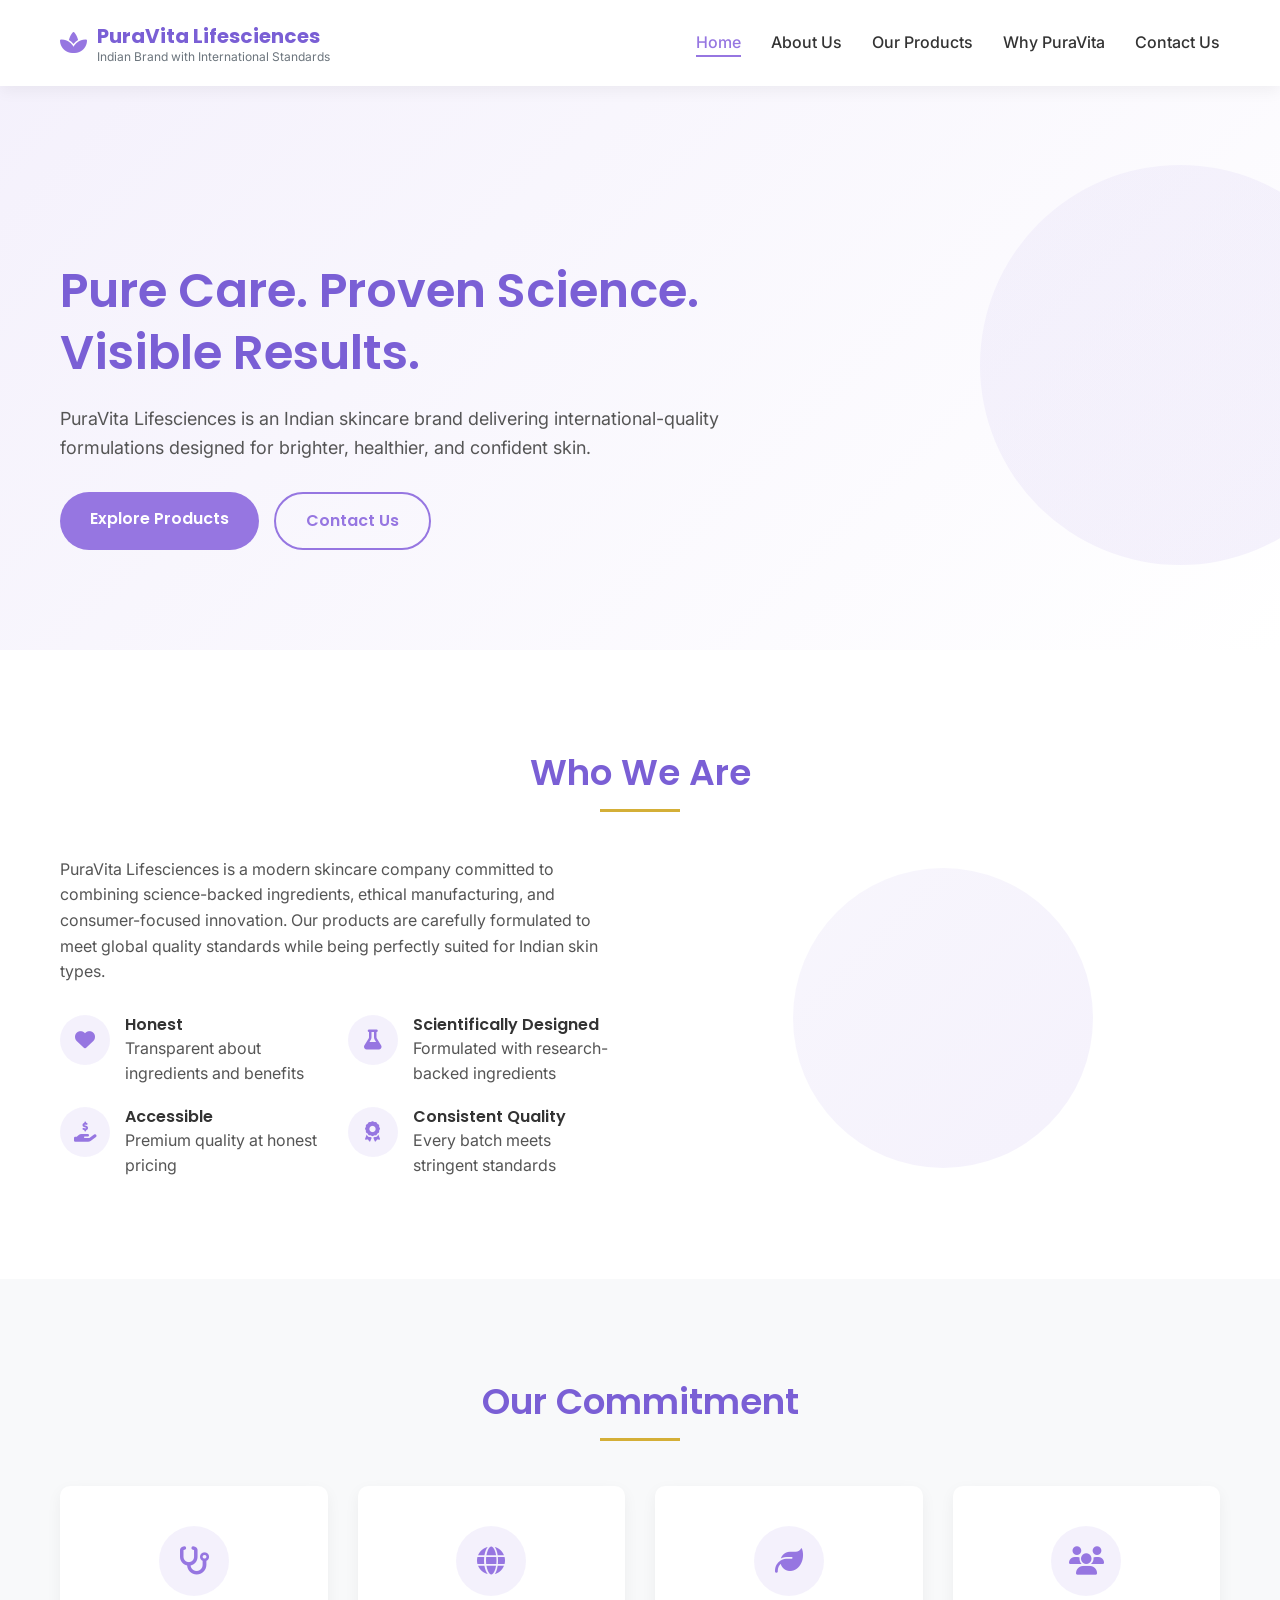
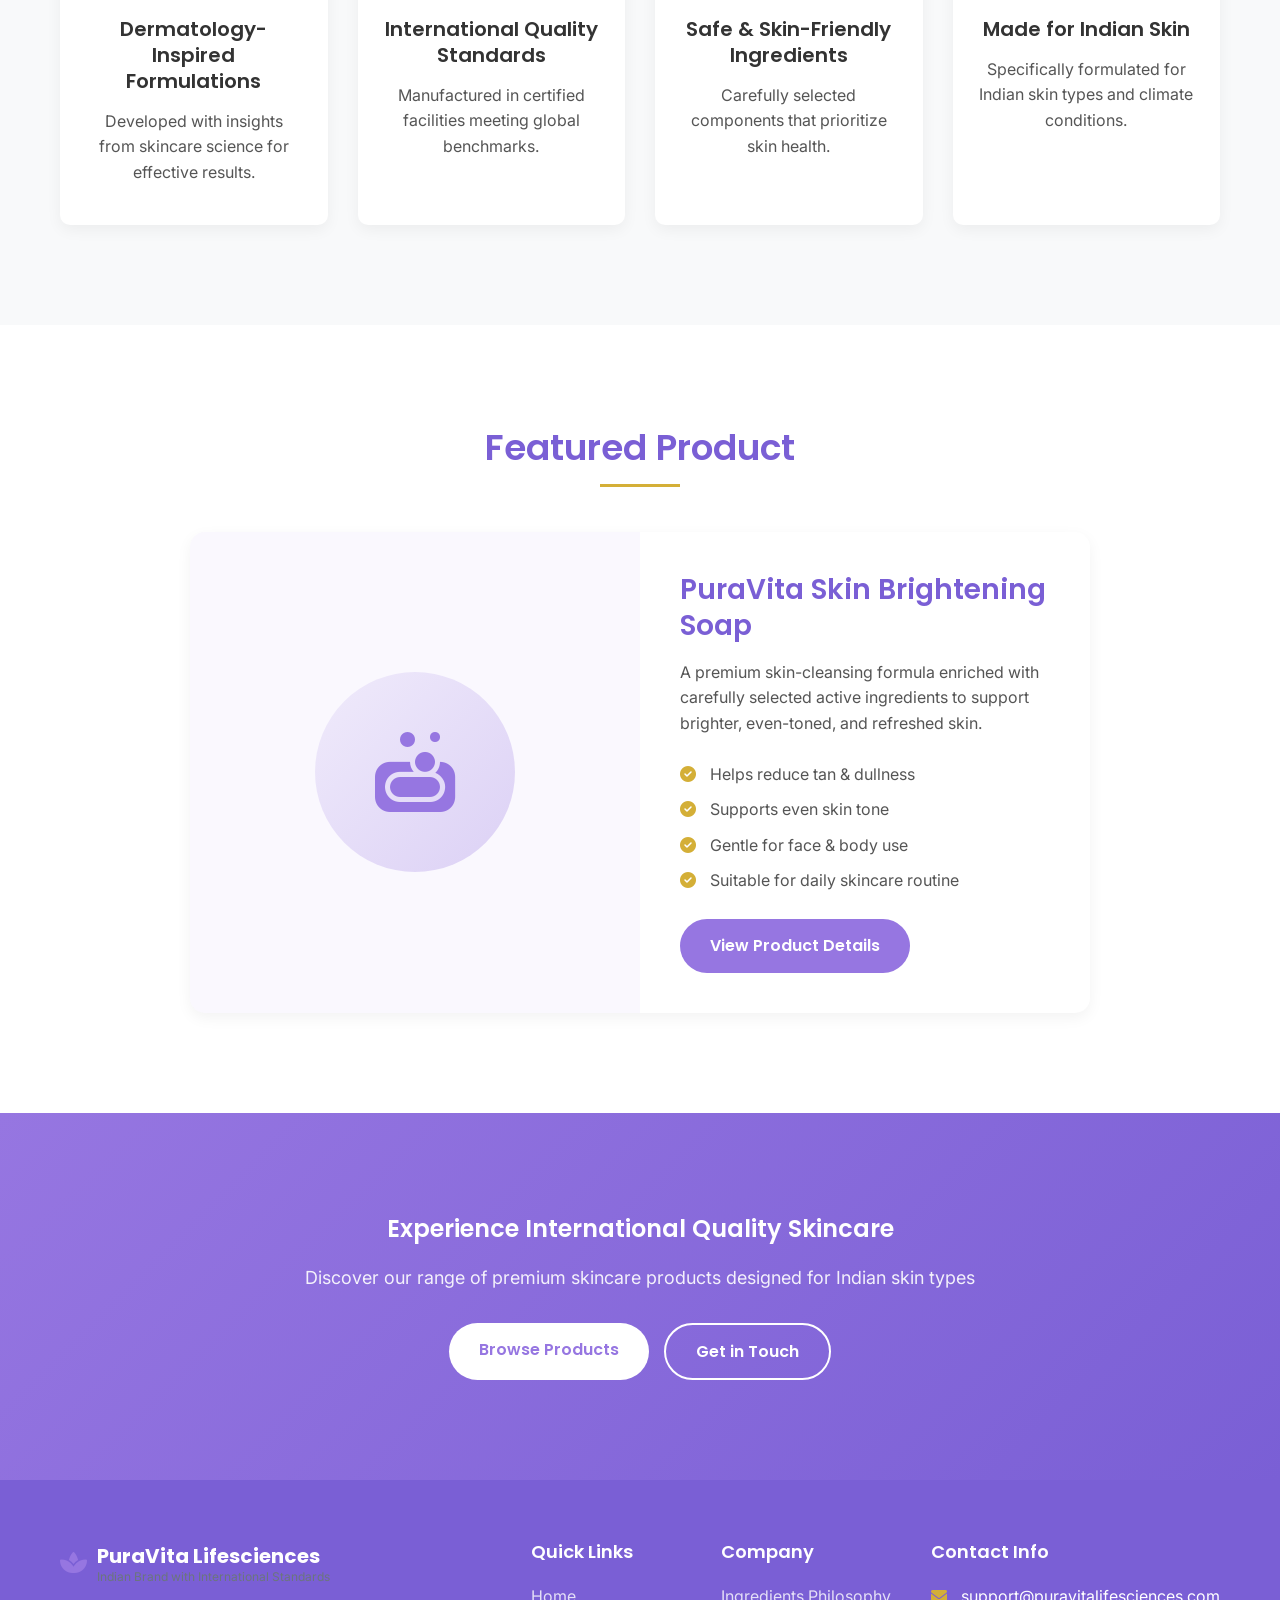
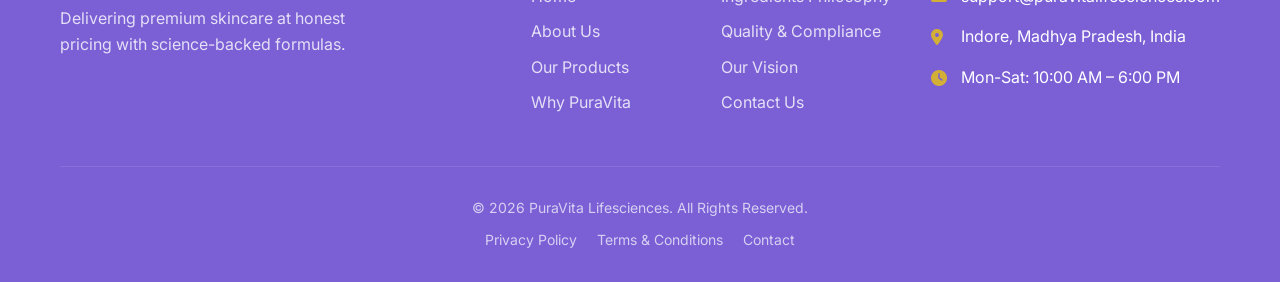
<file: index.html>
<!DOCTYPE html>
<html lang="en">
<head>
    <meta charset="UTF-8">
    <meta name="viewport" content="width=device-width, initial-scale=1.0">
    <title>PuraVita Lifesciences | Premium Skincare</title>
    <meta name="description" content="Indian skincare brand with international standards. Pure care, proven science, visible results.">
    <link rel="stylesheet" href="https://fonts.googleapis.com/css2?family=Poppins:wght@300;400;500;600;700&family=Inter:wght@300;400;500;600&display=swap">
    <link rel="stylesheet" href="https://cdnjs.cloudflare.com/ajax/libs/font-awesome/6.4.0/css/all.min.css">
    <link rel="stylesheet" href="style.css">
    <link rel="icon" type="image/x-icon" href="data:image/svg+xml,<svg xmlns=%22http://www.w3.org/2000/svg%22 viewBox=%220 0 100 100%22><text y=%22.9em%22 font-size=%2290%22>🌸</text></svg>">
</head>
<body>
    <!-- Header -->
    <header class="header">
        <div class="container">
            <div class="nav-container">
                <a href="index.html" class="logo">
                    <div class="logo-icon">
                        <i class="fas fa-spa"></i>
                    </div>
                    <div>
                        <div class="logo-text">PuraVita Lifesciences</div>
                        <div class="logo-tagline">Indian Brand with International Standards</div>
                    </div>
                </a>
                
                <button class="mobile-menu-btn" id="mobileMenuBtn">
                    <i class="fas fa-bars"></i>
                </button>
                
                <nav class="desktop-nav">
                    <ul>
                        <li><a href="index.html" class="active">Home</a></li>
                        <li><a href="about.html">About Us</a></li>
                        <li><a href="products.html">Our Products</a></li>
                        <li><a href="why-puravita.html">Why PuraVita</a></li>
                        <li><a href="contact.html">Contact Us</a></li>
                    </ul>
                </nav>
            </div>
        </div>
        
        <!-- Mobile Menu -->
        <div class="mobile-menu" id="mobileMenu">
            <ul>
                <li><a href="index.html" class="active">Home</a></li>
                <li><a href="about.html">About Us</a></li>
                <li><a href="products.html">Our Products</a></li>
                <li><a href="why-puravita.html">Why PuraVita</a></li>
                <li><a href="ingredients.html">Ingredients Philosophy</a></li>
                <li><a href="quality.html">Quality & Compliance</a></li>
                <li><a href="vision.html">Our Vision</a></li>
                <li><a href="contact.html">Contact Us</a></li>
            </ul>
        </div>
    </header>

    <!-- Hero Section -->
    <section class="hero">
        <div class="container">
            <div class="hero-content">
                <h1 class="fade-in">Pure Care. Proven Science. Visible Results.</h1>
                <p class="fade-in">PuraVita Lifesciences is an Indian skincare brand delivering international-quality formulations designed for brighter, healthier, and confident skin.</p>
                <div class="hero-buttons fade-in">
                    <a href="products.html" class="btn btn-primary">Explore Products</a>
                    <a href="contact.html" class="btn btn-secondary">Contact Us</a>
                </div>
            </div>
        </div>
        
        <div class="hero-visual">
            <div class="hero-circle"></div>
        </div>
    </section>

    <!-- Brand Intro -->
    <section class="section">
        <div class="container">
            <div class="section-title fade-in">
                <h2>Who We Are</h2>
            </div>
            
            <div class="about-content fade-in">
                <div class="about-text">
                    <p>PuraVita Lifesciences is a modern skincare company committed to combining science-backed ingredients, ethical manufacturing, and consumer-focused innovation. Our products are carefully formulated to meet global quality standards while being perfectly suited for Indian skin types.</p>
                    
                    <div class="values-list">
                        <div class="value-item">
                            <div class="value-icon">
                                <i class="fas fa-heart"></i>
                            </div>
                            <div>
                                <h4>Honest</h4>
                                <p>Transparent about ingredients and benefits</p>
                            </div>
                        </div>
                        <div class="value-item">
                            <div class="value-icon">
                                <i class="fas fa-flask"></i>
                            </div>
                            <div>
                                <h4>Scientifically Designed</h4>
                                <p>Formulated with research-backed ingredients</p>
                            </div>
                        </div>
                        <div class="value-item">
                            <div class="value-icon">
                                <i class="fas fa-hand-holding-usd"></i>
                            </div>
                            <div>
                                <h4>Accessible</h4>
                                <p>Premium quality at honest pricing</p>
                            </div>
                        </div>
                        <div class="value-item">
                            <div class="value-icon">
                                <i class="fas fa-award"></i>
                            </div>
                            <div>
                                <h4>Consistent Quality</h4>
                                <p>Every batch meets stringent standards</p>
                            </div>
                        </div>
                    </div>
                </div>
                <div class="about-visual">
                    <div class="about-circle"></div>
                </div>
            </div>
        </div>
    </section>

    <!-- Features -->
    <section class="section features">
        <div class="container">
            <div class="section-title fade-in">
                <h2>Our Commitment</h2>
            </div>
            
            <div class="features-grid">
                <div class="feature-card fade-in">
                    <div class="feature-icon">
                        <i class="fas fa-stethoscope"></i>
                    </div>
                    <h3>Dermatology-Inspired Formulations</h3>
                    <p>Developed with insights from skincare science for effective results.</p>
                </div>
                
                <div class="feature-card fade-in">
                    <div class="feature-icon">
                        <i class="fas fa-globe"></i>
                    </div>
                    <h3>International Quality Standards</h3>
                    <p>Manufactured in certified facilities meeting global benchmarks.</p>
                </div>
                
                <div class="feature-card fade-in">
                    <div class="feature-icon">
                        <i class="fas fa-leaf"></i>
                    </div>
                    <h3>Safe & Skin-Friendly Ingredients</h3>
                    <p>Carefully selected components that prioritize skin health.</p>
                </div>
                
                <div class="feature-card fade-in">
                    <div class="feature-icon">
                        <i class="fas fa-users"></i>
                    </div>
                    <h3>Made for Indian Skin</h3>
                    <p>Specifically formulated for Indian skin types and climate conditions.</p>
                </div>
            </div>
        </div>
    </section>

    <!-- Featured Product -->
    <section class="section">
        <div class="container">
            <div class="section-title fade-in">
                <h2>Featured Product</h2>
            </div>
            
            <div class="product-card fade-in">
                <div class="product-image">
                    <div class="product-visual">
                        <i class="fas fa-soap"></i>
                    </div>
                </div>
                
                <div class="product-details">
                    <h3>PuraVita Skin Brightening Soap</h3>
                    <p>A premium skin-cleansing formula enriched with carefully selected active ingredients to support brighter, even-toned, and refreshed skin.</p>
                    
                    <div class="benefits-list">
                        <div class="benefit-item">
                            <span class="benefit-icon"><i class="fas fa-check-circle"></i></span>
                            <span>Helps reduce tan & dullness</span>
                        </div>
                        <div class="benefit-item">
                            <span class="benefit-icon"><i class="fas fa-check-circle"></i></span>
                            <span>Supports even skin tone</span>
                        </div>
                        <div class="benefit-item">
                            <span class="benefit-icon"><i class="fas fa-check-circle"></i></span>
                            <span>Gentle for face & body use</span>
                        </div>
                        <div class="benefit-item">
                            <span class="benefit-icon"><i class="fas fa-check-circle"></i></span>
                            <span>Suitable for daily skincare routine</span>
                        </div>
                    </div>
                    
                    <a href="products.html" class="btn btn-primary">View Product Details</a>
                </div>
            </div>
        </div>
    </section>

    <!-- CTA Section -->
    <section class="section cta-section">
        <div class="container">
            <div class="cta-content fade-in">
                <h2>Experience International Quality Skincare</h2>
                <p>Discover our range of premium skincare products designed for Indian skin types</p>
                <div class="cta-buttons">
                    <a href="products.html" class="btn btn-primary">Browse Products</a>
                    <a href="contact.html" class="btn btn-secondary">Get in Touch</a>
                </div>
            </div>
        </div>
    </section>

    <!-- Footer -->
    <footer class="footer">
        <div class="container">
            <div class="footer-content">
                <div class="footer-logo">
                    <a href="index.html" class="logo">
                        <div class="logo-icon">
                            <i class="fas fa-spa"></i>
                        </div>
                        <div>
                            <div class="logo-text">PuraVita Lifesciences</div>
                            <div class="logo-tagline">Indian Brand with International Standards</div>
                        </div>
                    </a>
                    <p class="footer-description">
                        Delivering premium skincare at honest pricing with science-backed formulas.
                    </p>
                </div>
                
                <div class="footer-links">
                    <div class="footer-column">
                        <h4>Quick Links</h4>
                        <ul>
                            <li><a href="index.html">Home</a></li>
                            <li><a href="about.html">About Us</a></li>
                            <li><a href="products.html">Our Products</a></li>
                            <li><a href="why-puravita.html">Why PuraVita</a></li>
                        </ul>
                    </div>
                    
                    <div class="footer-column">
                        <h4>Company</h4>
                        <ul>
                            <li><a href="ingredients.html">Ingredients Philosophy</a></li>
                            <li><a href="quality.html">Quality & Compliance</a></li>
                            <li><a href="vision.html">Our Vision</a></li>
                            <li><a href="contact.html">Contact Us</a></li>
                        </ul>
                    </div>
                    
                    <div class="footer-column">
                        <h4>Contact Info</h4>
                        <ul class="contact-info-list">
                            <li><i class="fas fa-envelope"></i> support@puravitalifesciences.com</li>
                            <li><i class="fas fa-map-marker-alt"></i> Indore, Madhya Pradesh, India</li>
                            <li><i class="fas fa-clock"></i> Mon-Sat: 10:00 AM – 6:00 PM</li>
                        </ul>
                    </div>
                </div>
            </div>
            
            <div class="footer-bottom">
                <p>&copy; <span id="currentYear"></span> PuraVita Lifesciences. All Rights Reserved.</p>
                <div class="footer-bottom-links">
                    <a href="#">Privacy Policy</a>
                    <a href="#">Terms & Conditions</a>
                    <a href="contact.html">Contact</a>
                </div>
            </div>
        </div>
    </footer>

    <script src="script.js"></script>
</body>
</html>
</file>
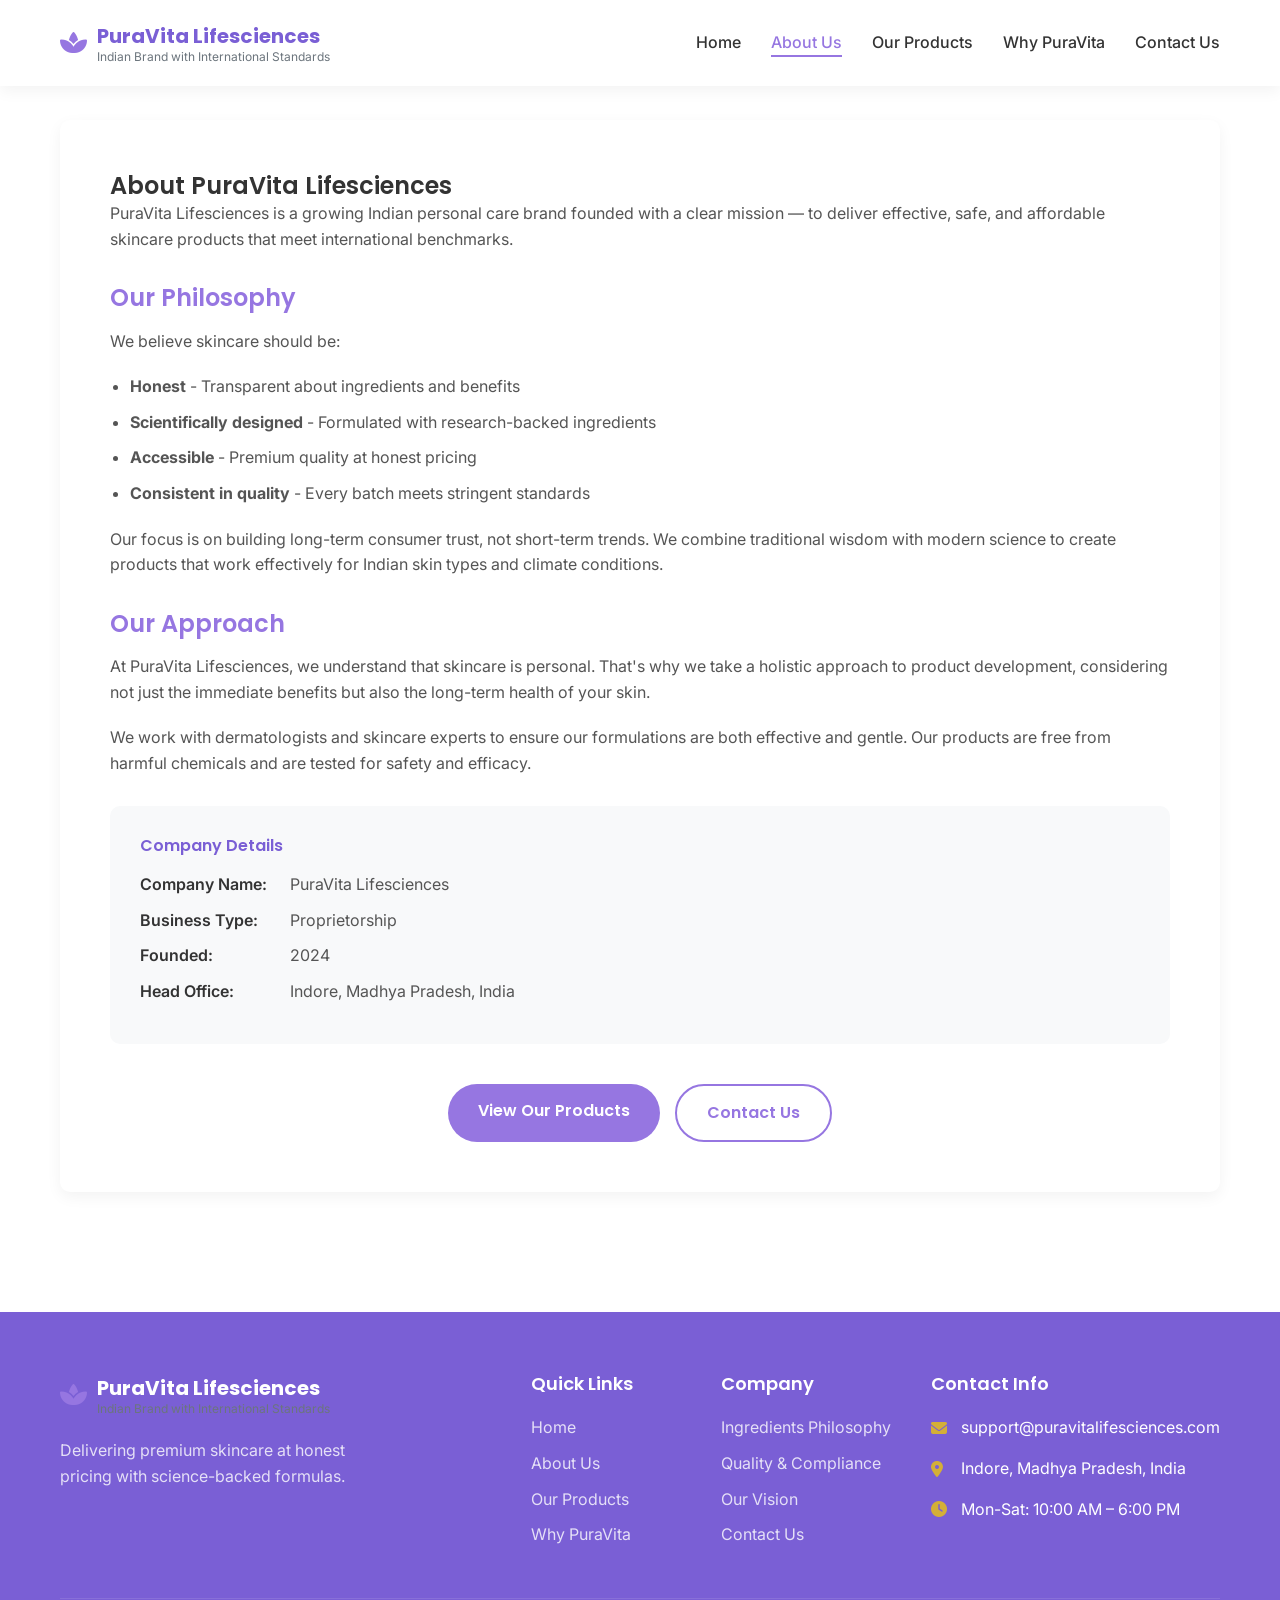
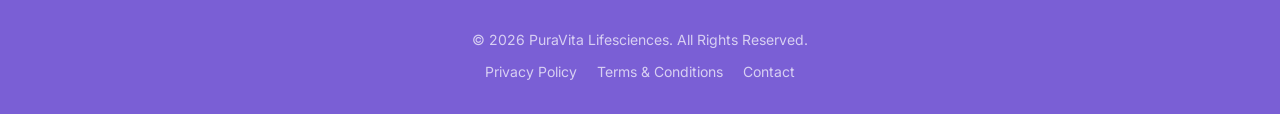
<file: about.html>
<!DOCTYPE html>
<html lang="en">
<head>
    <meta charset="UTF-8">
    <meta name="viewport" content="width=device-width, initial-scale=1.0">
    <title>About Us | PuraVita Lifesciences</title>
    <meta name="description" content="Learn about PuraVita Lifesciences, an Indian skincare brand delivering international-quality formulations.">
    <link rel="stylesheet" href="https://fonts.googleapis.com/css2?family=Poppins:wght@300;400;500;600;700&family=Inter:wght@300;400;500;600&display=swap">
    <link rel="stylesheet" href="https://cdnjs.cloudflare.com/ajax/libs/font-awesome/6.4.0/css/all.min.css">
    <link rel="stylesheet" href="style.css">
    <link rel="icon" type="image/x-icon" href="data:image/svg+xml,<svg xmlns=%22http://www.w3.org/2000/svg%22 viewBox=%220 0 100 100%22><text y=%22.9em%22 font-size=%2290%22>🌸</text></svg>">
</head>
<body>
    <!-- Header -->
    <header class="header">
        <div class="container">
            <div class="nav-container">
                <a href="index.html" class="logo">
                    <div class="logo-icon">
                        <i class="fas fa-spa"></i>
                    </div>
                    <div>
                        <div class="logo-text">PuraVita Lifesciences</div>
                        <div class="logo-tagline">Indian Brand with International Standards</div>
                    </div>
                </a>
                
                <button class="mobile-menu-btn" id="mobileMenuBtn">
                    <i class="fas fa-bars"></i>
                </button>
                
                <nav class="desktop-nav">
                    <ul>
                        <li><a href="index.html">Home</a></li>
                        <li><a href="about.html" class="active">About Us</a></li>
                        <li><a href="products.html">Our Products</a></li>
                        <li><a href="why-puravita.html">Why PuraVita</a></li>
                        <li><a href="contact.html">Contact Us</a></li>
                    </ul>
                </nav>
            </div>
        </div>
        
        <!-- Mobile Menu -->
        <div class="mobile-menu" id="mobileMenu">
            <ul>
                <li><a href="index.html">Home</a></li>
                <li><a href="about.html" class="active">About Us</a></li>
                <li><a href="products.html">Our Products</a></li>
                <li><a href="why-puravita.html">Why PuraVita</a></li>
                <li><a href="ingredients.html">Ingredients Philosophy</a></li>
                <li><a href="quality.html">Quality & Compliance</a></li>
                <li><a href="vision.html">Our Vision</a></li>
                <li><a href="contact.html">Contact Us</a></li>
            </ul>
        </div>
    </header>

    <!-- Page Content -->
    <section class="section page-content">
        <div class="container">
            <div class="content-card fade-in">
                <h1>About PuraVita Lifesciences</h1>
                
                <p>PuraVita Lifesciences is a growing Indian personal care brand founded with a clear mission — to deliver effective, safe, and affordable skincare products that meet international benchmarks.</p>
                
                <h3>Our Philosophy</h3>
                <p>We believe skincare should be:</p>
                <ul>
                    <li><strong>Honest</strong> - Transparent about ingredients and benefits</li>
                    <li><strong>Scientifically designed</strong> - Formulated with research-backed ingredients</li>
                    <li><strong>Accessible</strong> - Premium quality at honest pricing</li>
                    <li><strong>Consistent in quality</strong> - Every batch meets stringent standards</li>
                </ul>
                
                <p>Our focus is on building long-term consumer trust, not short-term trends. We combine traditional wisdom with modern science to create products that work effectively for Indian skin types and climate conditions.</p>
                
                <h3>Our Approach</h3>
                <p>At PuraVita Lifesciences, we understand that skincare is personal. That's why we take a holistic approach to product development, considering not just the immediate benefits but also the long-term health of your skin.</p>
                
                <p>We work with dermatologists and skincare experts to ensure our formulations are both effective and gentle. Our products are free from harmful chemicals and are tested for safety and efficacy.</p>
                
                <div class="company-details">
                    <h4>Company Details</h4>
                    <div class="detail-item">
                        <div class="detail-label">Company Name:</div>
                        <div>PuraVita Lifesciences</div>
                    </div>
                    <div class="detail-item">
                        <div class="detail-label">Business Type:</div>
                        <div>Proprietorship</div>
                    </div>
                    <div class="detail-item">
                        <div class="detail-label">Founded:</div>
                        <div>2024</div>
                    </div>
                    <div class="detail-item">
                        <div class="detail-label">Head Office:</div>
                        <div>Indore, Madhya Pradesh, India</div>
                    </div>
                </div>
                
                <div class="cta-buttons" style="margin-top: 40px;">
                    <a href="products.html" class="btn btn-primary">View Our Products</a>
                    <a href="contact.html" class="btn btn-secondary">Contact Us</a>
                </div>
            </div>
        </div>
    </section>

    <!-- Footer -->
    <footer class="footer">
        <div class="container">
            <div class="footer-content">
                <div class="footer-logo">
                    <a href="index.html" class="logo">
                        <div class="logo-icon">
                            <i class="fas fa-spa"></i>
                        </div>
                        <div>
                            <div class="logo-text">PuraVita Lifesciences</div>
                            <div class="logo-tagline">Indian Brand with International Standards</div>
                        </div>
                    </a>
                    <p class="footer-description">
                        Delivering premium skincare at honest pricing with science-backed formulas.
                    </p>
                </div>
                
                <div class="footer-links">
                    <div class="footer-column">
                        <h4>Quick Links</h4>
                        <ul>
                            <li><a href="index.html">Home</a></li>
                            <li><a href="about.html">About Us</a></li>
                            <li><a href="products.html">Our Products</a></li>
                            <li><a href="why-puravita.html">Why PuraVita</a></li>
                        </ul>
                    </div>
                    
                    <div class="footer-column">
                        <h4>Company</h4>
                        <ul>
                            <li><a href="ingredients.html">Ingredients Philosophy</a></li>
                            <li><a href="quality.html">Quality & Compliance</a></li>
                            <li><a href="vision.html">Our Vision</a></li>
                            <li><a href="contact.html">Contact Us</a></li>
                        </ul>
                    </div>
                    
                    <div class="footer-column">
                        <h4>Contact Info</h4>
                        <ul class="contact-info-list">
                            <li><i class="fas fa-envelope"></i> support@puravitalifesciences.com</li>
                            <li><i class="fas fa-map-marker-alt"></i> Indore, Madhya Pradesh, India</li>
                            <li><i class="fas fa-clock"></i> Mon-Sat: 10:00 AM – 6:00 PM</li>
                        </ul>
                    </div>
                </div>
            </div>
            
            <div class="footer-bottom">
                <p>&copy; <span id="currentYear"></span> PuraVita Lifesciences. All Rights Reserved.</p>
                <div class="footer-bottom-links">
                    <a href="#">Privacy Policy</a>
                    <a href="#">Terms & Conditions</a>
                    <a href="contact.html">Contact</a>
                </div>
            </div>
        </div>
    </footer>

    <script src="script.js"></script>
</body>
</html>
</file>
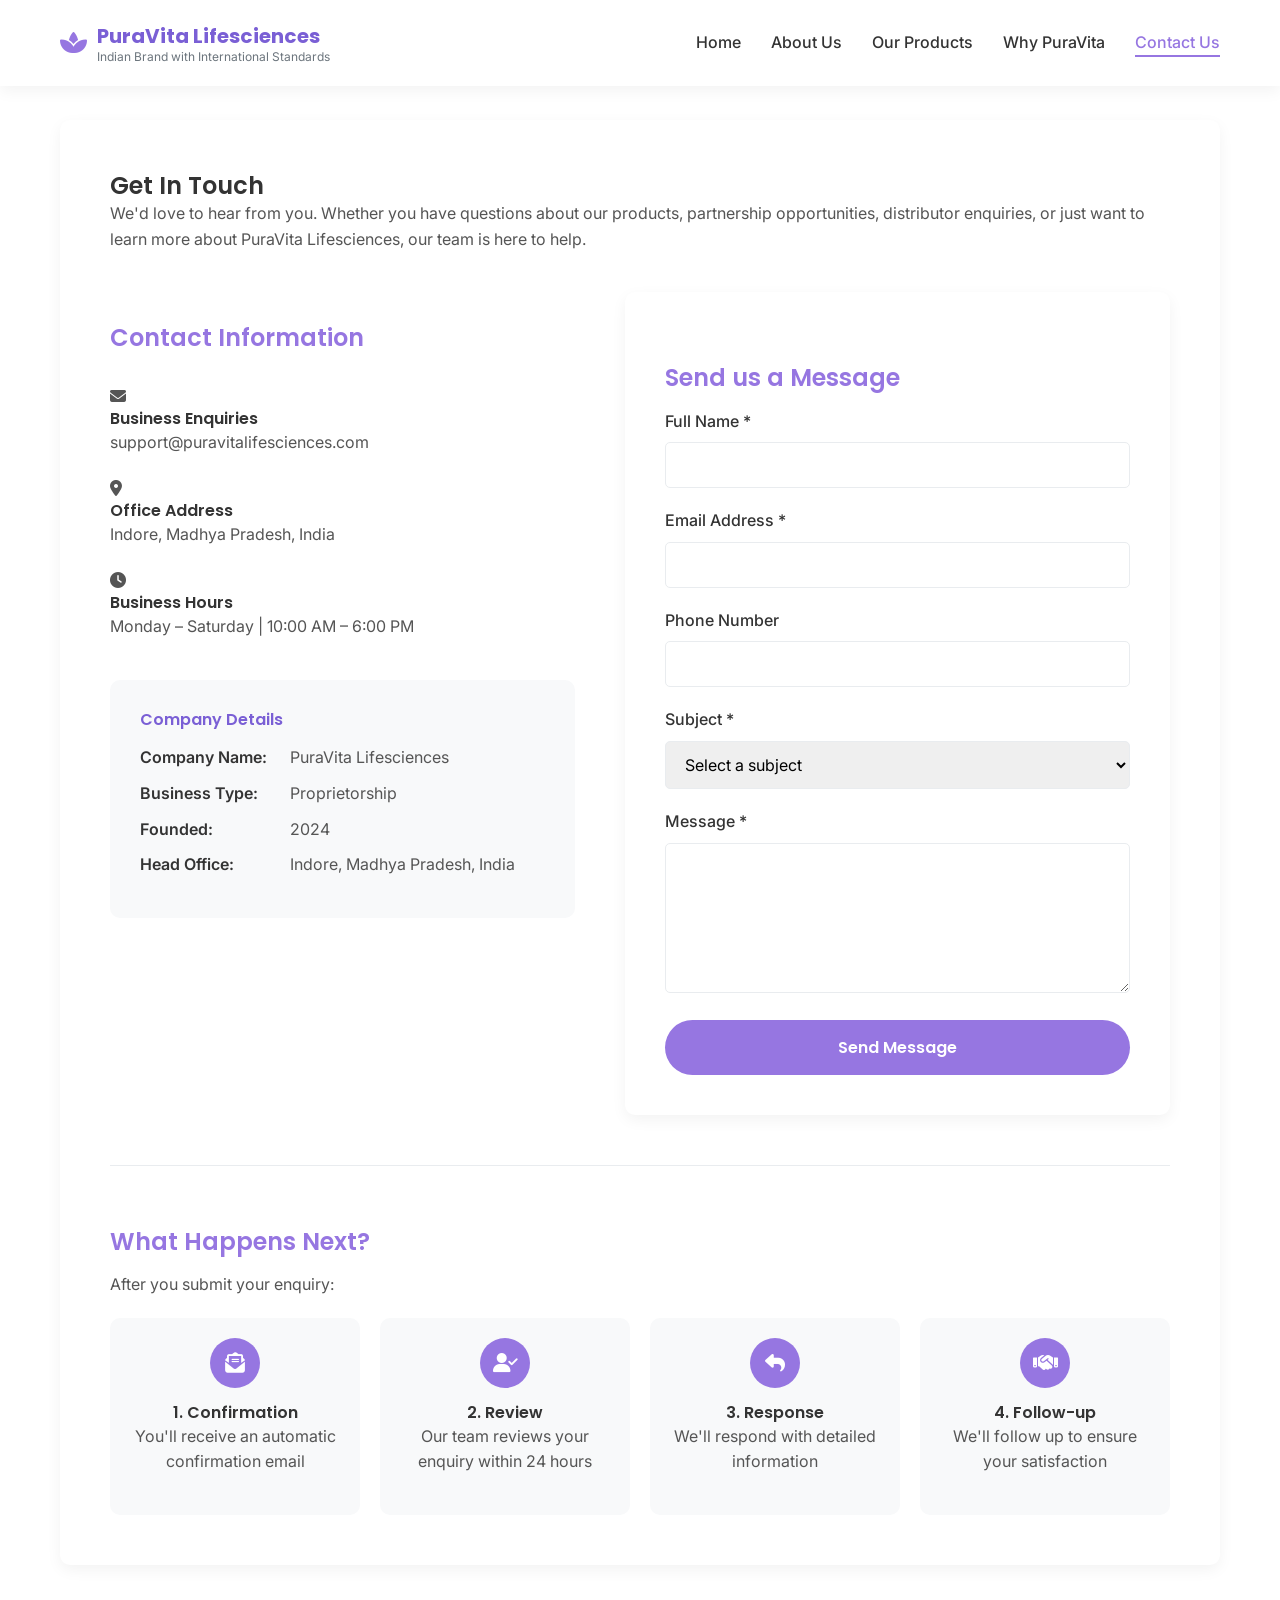
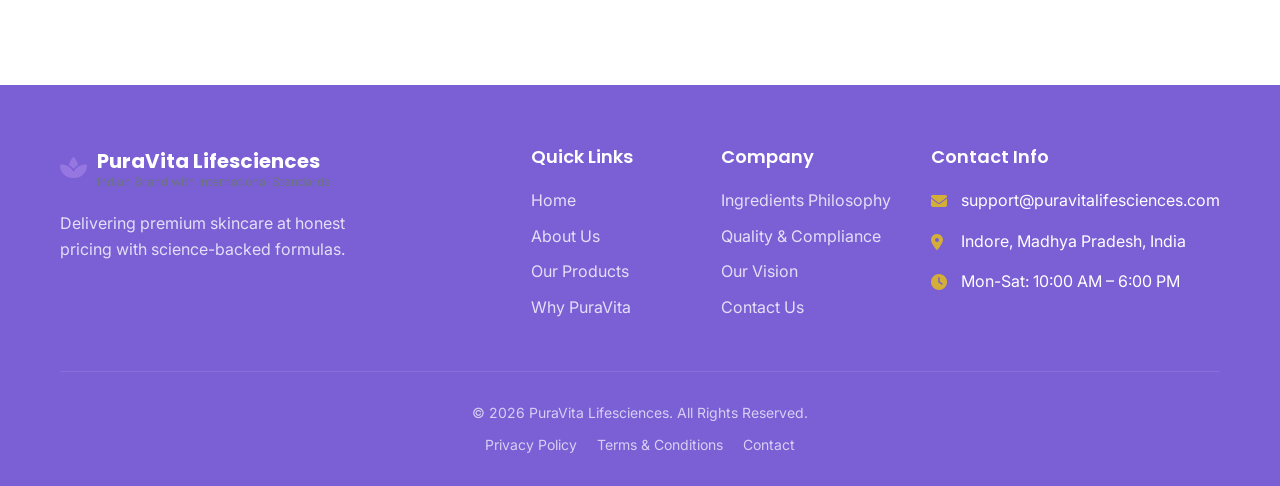
<file: contact.html>
<!DOCTYPE html>
<html lang="en">
<head>
    <meta charset="UTF-8">
    <meta name="viewport" content="width=device-width, initial-scale=1.0">
    <title>Contact Us | PuraVita Lifesciences</title>
    <meta name="description" content="Get in touch with PuraVita Lifesciences for business enquiries, product information, or partnership opportunities.">
    <link rel="stylesheet" href="https://fonts.googleapis.com/css2?family=Poppins:wght@300;400;500;600;700&family=Inter:wght@300;400;500;600&display=swap">
    <link rel="stylesheet" href="https://cdnjs.cloudflare.com/ajax/libs/font-awesome/6.4.0/css/all.min.css">
    <link rel="stylesheet" href="style.css">
    <link rel="icon" type="image/x-icon" href="data:image/svg+xml,<svg xmlns=%22http://www.w3.org/2000/svg%22 viewBox=%220 0 100 100%22><text y=%22.9em%22 font-size=%2290%22>🌸</text></svg>">
</head>
<body>
    <!-- Header -->
    <header class="header">
        <div class="container">
            <div class="nav-container">
                <a href="index.html" class="logo">
                    <div class="logo-icon">
                        <i class="fas fa-spa"></i>
                    </div>
                    <div>
                        <div class="logo-text">PuraVita Lifesciences</div>
                        <div class="logo-tagline">Indian Brand with International Standards</div>
                    </div>
                </a>
                
                <button class="mobile-menu-btn" id="mobileMenuBtn">
                    <i class="fas fa-bars"></i>
                </button>
                
                <nav class="desktop-nav">
                    <ul>
                        <li><a href="index.html">Home</a></li>
                        <li><a href="about.html">About Us</a></li>
                        <li><a href="products.html">Our Products</a></li>
                        <li><a href="why-puravita.html">Why PuraVita</a></li>
                        <li><a href="contact.html" class="active">Contact Us</a></li>
                    </ul>
                </nav>
            </div>
        </div>
        
        <!-- Mobile Menu -->
        <div class="mobile-menu" id="mobileMenu">
            <ul>
                <li><a href="index.html">Home</a></li>
                <li><a href="about.html">About Us</a></li>
                <li><a href="products.html">Our Products</a></li>
                <li><a href="why-puravita.html">Why PuraVita</a></li>
                <li><a href="ingredients.html">Ingredients Philosophy</a></li>
                <li><a href="quality.html">Quality & Compliance</a></li>
                <li><a href="vision.html">Our Vision</a></li>
                <li><a href="contact.html" class="active">Contact Us</a></li>
            </ul>
        </div>
    </header>

    <!-- Page Content -->
    <section class="section page-content">
        <div class="container">
            <div class="content-card fade-in">
                <h1>Get In Touch</h1>
                <p>We'd love to hear from you. Whether you have questions about our products, partnership opportunities, distributor enquiries, or just want to learn more about PuraVita Lifesciences, our team is here to help.</p>
                
                <div class="contact-content" style="display: flex; gap: 50px; margin: 40px 0; flex-wrap: wrap;">
                    <div class="contact-info" style="flex: 1; min-width: 300px;">
                        <h3>Contact Information</h3>
                        
                        <div class="contact-details" style="margin-top: 30px;">
                            <div class="contact-item">
                                <div class="contact-icon">
                                    <i class="fas fa-envelope"></i>
                                </div>
                                <div>
                                    <h4>Business Enquiries</h4>
                                    <p>support@puravitalifesciences.com</p>
                                </div>
                            </div>
                            
                            <div class="contact-item">
                                <div class="contact-icon">
                                    <i class="fas fa-map-marker-alt"></i>
                                </div>
                                <div>
                                    <h4>Office Address</h4>
                                    <p>Indore, Madhya Pradesh, India</p>
                                </div>
                            </div>
                            
                            <div class="contact-item">
                                <div class="contact-icon">
                                    <i class="fas fa-clock"></i>
                                </div>
                                <div>
                                    <h4>Business Hours</h4>
                                    <p>Monday – Saturday | 10:00 AM – 6:00 PM</p>
                                </div>
                            </div>
                        </div>
                        
                        <div class="company-details" style="margin-top: 40px;">
                            <h4>Company Details</h4>
                            <div class="detail-item">
                                <div class="detail-label">Company Name:</div>
                                <div>PuraVita Lifesciences</div>
                            </div>
                            <div class="detail-item">
                                <div class="detail-label">Business Type:</div>
                                <div>Proprietorship</div>
                            </div>
                            <div class="detail-item">
                                <div class="detail-label">Founded:</div>
                                <div>2024</div>
                            </div>
                            <div class="detail-item">
                                <div class="detail-label">Head Office:</div>
                                <div>Indore, Madhya Pradesh, India</div>
                            </div>
                        </div>
                    </div>
                    
                    <div class="contact-form-container" style="flex: 1; min-width: 300px;">
                        <h3>Send us a Message</h3>
                        <form id="contactForm">
                            <div class="form-group">
                                <label for="name">Full Name *</label>
                                <input type="text" id="name" class="form-control" required>
                            </div>
                            
                            <div class="form-group">
                                <label for="email">Email Address *</label>
                                <input type="email" id="email" class="form-control" required>
                            </div>
                            
                            <div class="form-group">
                                <label for="phone">Phone Number</label>
                                <input type="tel" id="phone" class="form-control">
                            </div>
                            
                            <div class="form-group">
                                <label for="subject">Subject *</label>
                                <select id="subject" class="form-control" required>
                                    <option value="">Select a subject</option>
                                    <option value="product-enquiry">Product Enquiry</option>
                                    <option value="distributor-enquiry">Distributor Enquiry</option>
                                    <option value="business-partnership">Business Partnership</option>
                                    <option value="general-question">General Question</option>
                                    <option value="feedback">Feedback</option>
                                    <option value="other">Other</option>
                                </select>
                            </div>
                            
                            <div class="form-group">
                                <label for="message">Message *</label>
                                <textarea id="message" class="form-control" rows="5" required></textarea>
                            </div>
                            
                            <button type="submit" class="btn btn-primary" style="width: 100%; padding: 15px;">Send Message</button>
                        </form>
                    </div>
                </div>
                
                <div class="additional-info" style="margin-top: 50px; padding-top: 30px; border-top: 1px solid var(--grey-medium);">
                    <h3>What Happens Next?</h3>
                    <p>After you submit your enquiry:</p>
                    
                    <div class="steps-list" style="display: grid; grid-template-columns: repeat(auto-fit, minmax(200px, 1fr)); gap: 20px; margin-top: 20px;">
                        <div class="step-item" style="text-align: center; padding: 20px; background-color: var(--grey-light); border-radius: var(--border-radius);">
                            <div class="step-icon" style="width: 50px; height: 50px; background-color: var(--lavender); color: white; border-radius: 50%; display: flex; align-items: center; justify-content: center; margin: 0 auto 15px; font-size: 20px;">
                                <i class="fas fa-envelope-open-text"></i>
                            </div>
                            <h4>1. Confirmation</h4>
                            <p>You'll receive an automatic confirmation email</p>
                        </div>
                        
                        <div class="step-item" style="text-align: center; padding: 20px; background-color: var(--grey-light); border-radius: var(--border-radius);">
                            <div class="step-icon" style="width: 50px; height: 50px; background-color: var(--lavender); color: white; border-radius: 50%; display: flex; align-items: center; justify-content: center; margin: 0 auto 15px; font-size: 20px;">
                                <i class="fas fa-user-check"></i>
                            </div>
                            <h4>2. Review</h4>
                            <p>Our team reviews your enquiry within 24 hours</p>
                        </div>
                        
                        <div class="step-item" style="text-align: center; padding: 20px; background-color: var(--grey-light); border-radius: var(--border-radius);">
                            <div class="step-icon" style="width: 50px; height: 50px; background-color: var(--lavender); color: white; border-radius: 50%; display: flex; align-items: center; justify-content: center; margin: 0 auto 15px; font-size: 20px;">
                                <i class="fas fa-reply"></i>
                            </div>
                            <h4>3. Response</h4>
                            <p>We'll respond with detailed information</p>
                        </div>
                        
                        <div class="step-item" style="text-align: center; padding: 20px; background-color: var(--grey-light); border-radius: var(--border-radius);">
                            <div class="step-icon" style="width: 50px; height: 50px; background-color: var(--lavender); color: white; border-radius: 50%; display: flex; align-items: center; justify-content: center; margin: 0 auto 15px; font-size: 20px;">
                                <i class="fas fa-handshake"></i>
                            </div>
                            <h4>4. Follow-up</h4>
                            <p>We'll follow up to ensure your satisfaction</p>
                        </div>
                    </div>
                </div>
            </div>
        </div>
    </section>

    <!-- Footer -->
    <footer class="footer">
        <div class="container">
            <div class="footer-content">
                <div class="footer-logo">
                    <a href="index.html" class="logo">
                        <div class="logo-icon">
                            <i class="fas fa-spa"></i>
                        </div>
                        <div>
                            <div class="logo-text">PuraVita Lifesciences</div>
                            <div class="logo-tagline">Indian Brand with International Standards</div>
                        </div>
                    </a>
                    <p class="footer-description">
                        Delivering premium skincare at honest pricing with science-backed formulas.
                    </p>
                </div>
                
                <div class="footer-links">
                    <div class="footer-column">
                        <h4>Quick Links</h4>
                        <ul>
                            <li><a href="index.html">Home</a></li>
                            <li><a href="about.html">About Us</a></li>
                            <li><a href="products.html">Our Products</a></li>
                            <li><a href="why-puravita.html">Why PuraVita</a></li>
                        </ul>
                    </div>
                    
                    <div class="footer-column">
                        <h4>Company</h4>
                        <ul>
                            <li><a href="ingredients.html">Ingredients Philosophy</a></li>
                            <li><a href="quality.html">Quality & Compliance</a></li>
                            <li><a href="vision.html">Our Vision</a></li>
                            <li><a href="contact.html">Contact Us</a></li>
                        </ul>
                    </div>
                    
                    <div class="footer-column">
                        <h4>Contact Info</h4>
                        <ul class="contact-info-list">
                            <li><i class="fas fa-envelope"></i> support@puravitalifesciences.com</li>
                            <li><i class="fas fa-map-marker-alt"></i> Indore, Madhya Pradesh, India</li>
                            <li><i class="fas fa-clock"></i> Mon-Sat: 10:00 AM – 6:00 PM</li>
                        </ul>
                    </div>
                </div>
            </div>
            
            <div class="footer-bottom">
                <p>&copy; <span id="currentYear"></span> PuraVita Lifesciences. All Rights Reserved.</p>
                <div class="footer-bottom-links">
                    <a href="#">Privacy Policy</a>
                    <a href="#">Terms & Conditions</a>
                    <a href="contact.html">Contact</a>
                </div>
            </div>
        </div>
    </footer>

    <script src="script.js"></script>
</body>
</html>
</file>
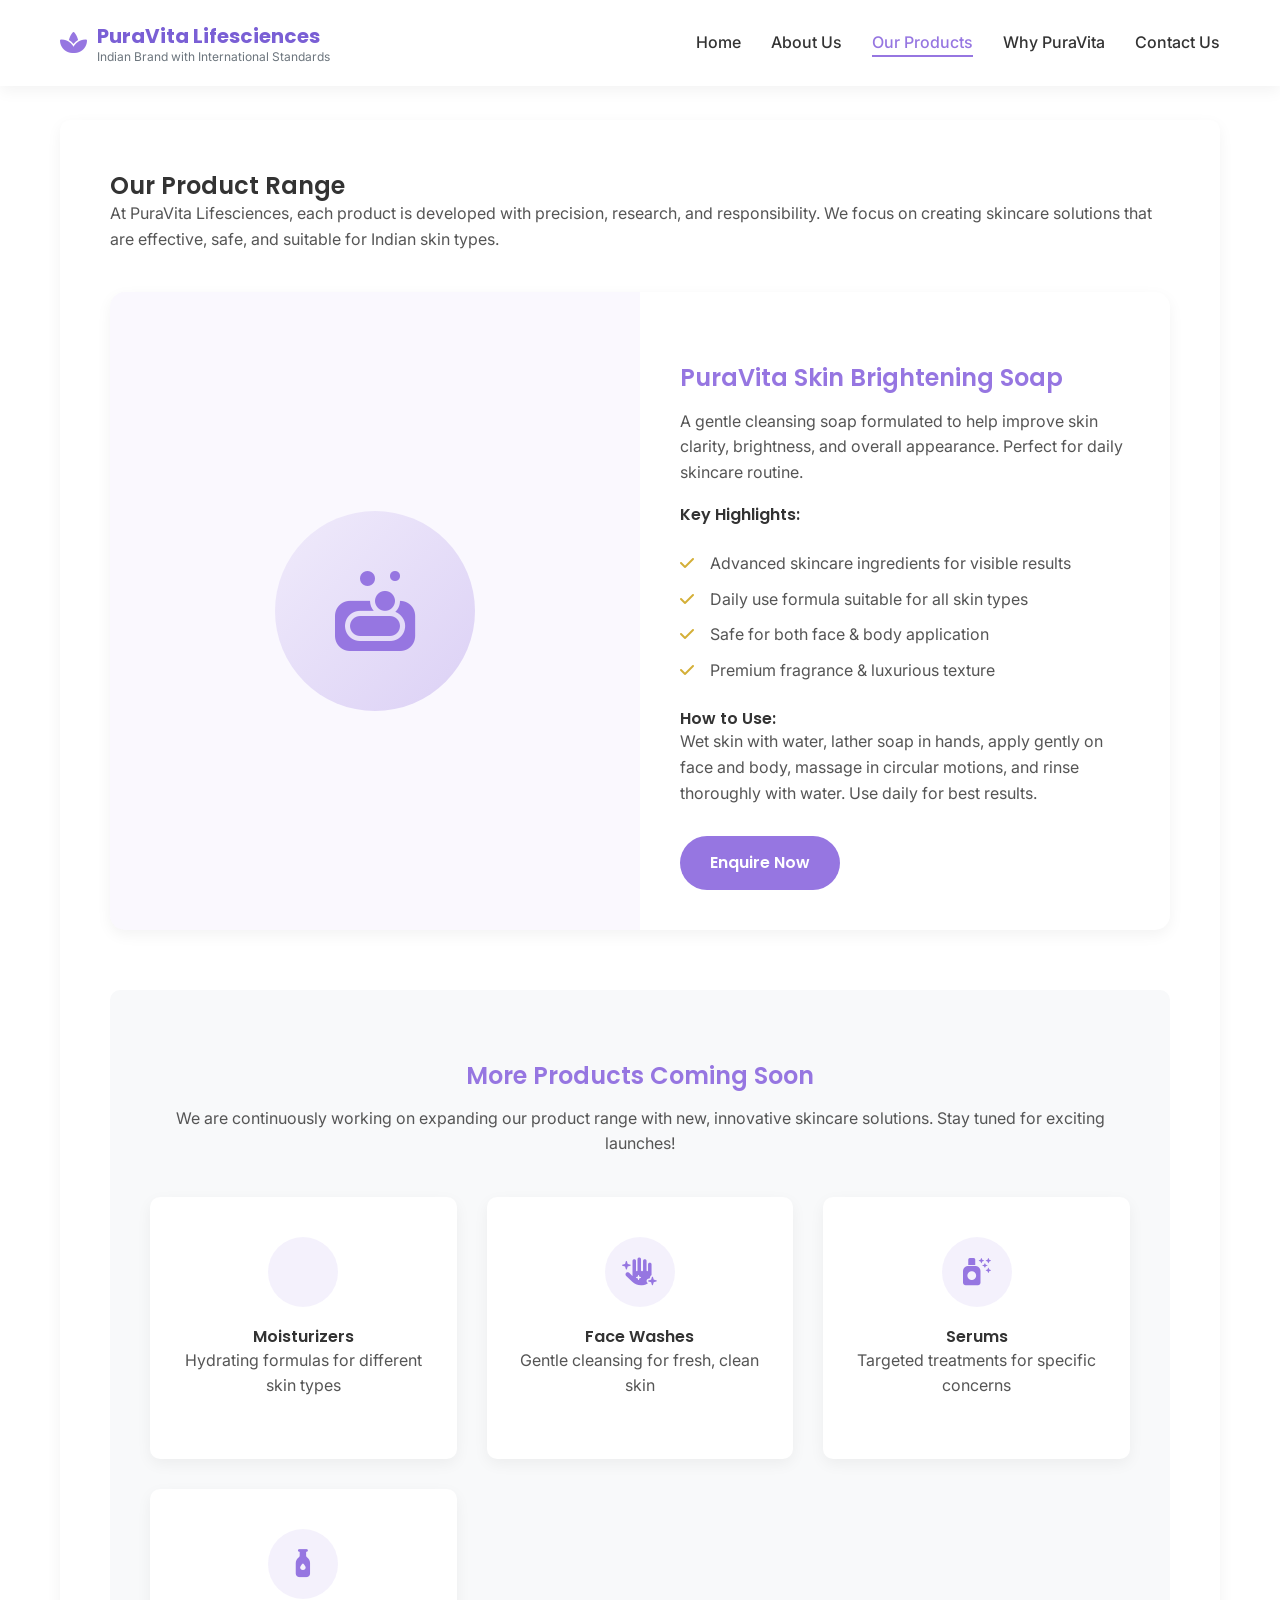
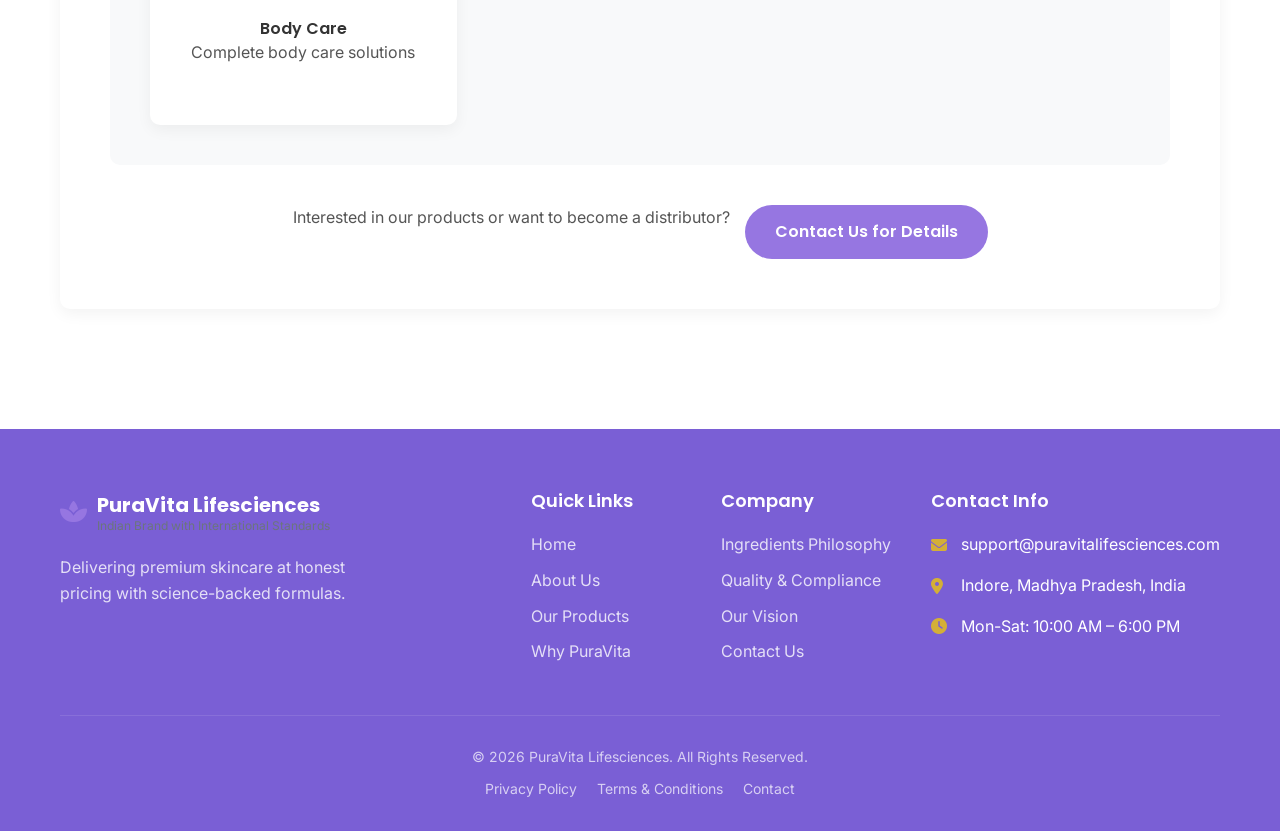
<file: products.html>
<!DOCTYPE html>
<html lang="en">
<head>
    <meta charset="UTF-8">
    <meta name="viewport" content="width=device-width, initial-scale=1.0">
    <title>Our Products | PuraVita Lifesciences</title>
    <meta name="description" content="Explore PuraVita's premium skincare products designed for Indian skin types.">
    <link rel="stylesheet" href="https://fonts.googleapis.com/css2?family=Poppins:wght@300;400;500;600;700&family=Inter:wght@300;400;500;600&display=swap">
    <link rel="stylesheet" href="https://cdnjs.cloudflare.com/ajax/libs/font-awesome/6.4.0/css/all.min.css">
    <link rel="stylesheet" href="style.css">
    <link rel="icon" type="image/x-icon" href="data:image/svg+xml,<svg xmlns=%22http://www.w3.org/2000/svg%22 viewBox=%220 0 100 100%22><text y=%22.9em%22 font-size=%2290%22>🌸</text></svg>">
</head>
<body>
    <!-- Header -->
    <header class="header">
        <div class="container">
            <div class="nav-container">
                <a href="index.html" class="logo">
                    <div class="logo-icon">
                        <i class="fas fa-spa"></i>
                    </div>
                    <div>
                        <div class="logo-text">PuraVita Lifesciences</div>
                        <div class="logo-tagline">Indian Brand with International Standards</div>
                    </div>
                </a>
                
                <button class="mobile-menu-btn" id="mobileMenuBtn">
                    <i class="fas fa-bars"></i>
                </button>
                
                <nav class="desktop-nav">
                    <ul>
                        <li><a href="index.html">Home</a></li>
                        <li><a href="about.html">About Us</a></li>
                        <li><a href="products.html" class="active">Our Products</a></li>
                        <li><a href="why-puravita.html">Why PuraVita</a></li>
                        <li><a href="contact.html">Contact Us</a></li>
                    </ul>
                </nav>
            </div>
        </div>
        
        <!-- Mobile Menu -->
        <div class="mobile-menu" id="mobileMenu">
            <ul>
                <li><a href="index.html">Home</a></li>
                <li><a href="about.html">About Us</a></li>
                <li><a href="products.html" class="active">Our Products</a></li>
                <li><a href="why-puravita.html">Why PuraVita</a></li>
                <li><a href="ingredients.html">Ingredients Philosophy</a></li>
                <li><a href="quality.html">Quality & Compliance</a></li>
                <li><a href="vision.html">Our Vision</a></li>
                <li><a href="contact.html">Contact Us</a></li>
            </ul>
        </div>
    </header>

    <!-- Page Content -->
    <section class="section page-content">
        <div class="container">
            <div class="content-card fade-in">
                <h1>Our Product Range</h1>
                
                <p>At PuraVita Lifesciences, each product is developed with precision, research, and responsibility. We focus on creating skincare solutions that are effective, safe, and suitable for Indian skin types.</p>
                
                <div class="product-card" style="max-width: 100%; margin: 40px 0;">
                    <div class="product-image">
                        <div class="product-visual">
                            <i class="fas fa-soap"></i>
                        </div>
                    </div>
                    
                    <div class="product-details">
                        <h3>PuraVita Skin Brightening Soap</h3>
                        <p>A gentle cleansing soap formulated to help improve skin clarity, brightness, and overall appearance. Perfect for daily skincare routine.</p>
                        
                        <h4>Key Highlights:</h4>
                        <div class="benefits-list">
                            <div class="benefit-item">
                                <span class="benefit-icon"><i class="fas fa-check"></i></span>
                                <span>Advanced skincare ingredients for visible results</span>
                            </div>
                            <div class="benefit-item">
                                <span class="benefit-icon"><i class="fas fa-check"></i></span>
                                <span>Daily use formula suitable for all skin types</span>
                            </div>
                            <div class="benefit-item">
                                <span class="benefit-icon"><i class="fas fa-check"></i></span>
                                <span>Safe for both face & body application</span>
                            </div>
                            <div class="benefit-item">
                                <span class="benefit-icon"><i class="fas fa-check"></i></span>
                                <span>Premium fragrance & luxurious texture</span>
                            </div>
                        </div>
                        
                        <h4>How to Use:</h4>
                        <p>Wet skin with water, lather soap in hands, apply gently on face and body, massage in circular motions, and rinse thoroughly with water. Use daily for best results.</p>
                        
                        <div style="margin-top: 30px;">
                            <a href="contact.html" class="btn btn-primary">Enquire Now</a>
                        </div>
                    </div>
                </div>
                
                <div class="coming-soon-section" style="text-align: center; margin-top: 60px; padding: 40px; background-color: var(--grey-light); border-radius: var(--border-radius);">
                    <h3>More Products Coming Soon</h3>
                    <p>We are continuously working on expanding our product range with new, innovative skincare solutions. Stay tuned for exciting launches!</p>
                    
                    <div class="features-grid" style="margin-top: 40px;">
                        <div class="feature-card">
                            <div class="feature-icon">
                                <i class="fas fa-cream"></i>
                            </div>
                            <h4>Moisturizers</h4>
                            <p>Hydrating formulas for different skin types</p>
                        </div>
                        
                        <div class="feature-card">
                            <div class="feature-icon">
                                <i class="fas fa-hand-sparkles"></i>
                            </div>
                            <h4>Face Washes</h4>
                            <p>Gentle cleansing for fresh, clean skin</p>
                        </div>
                        
                        <div class="feature-card">
                            <div class="feature-icon">
                                <i class="fas fa-spray-can-sparkles"></i>
                            </div>
                            <h4>Serums</h4>
                            <p>Targeted treatments for specific concerns</p>
                        </div>
                        
                        <div class="feature-card">
                            <div class="feature-icon">
                                <i class="fas fa-bottle-droplet"></i>
                            </div>
                            <h4>Body Care</h4>
                            <p>Complete body care solutions</p>
                        </div>
                    </div>
                </div>
                
                <div class="cta-buttons" style="margin-top: 40px; text-align: center;">
                    <p>Interested in our products or want to become a distributor?</p>
                    <a href="contact.html" class="btn btn-primary">Contact Us for Details</a>
                </div>
            </div>
        </div>
    </section>

    <!-- Footer -->
    <footer class="footer">
        <div class="container">
            <div class="footer-content">
                <div class="footer-logo">
                    <a href="index.html" class="logo">
                        <div class="logo-icon">
                            <i class="fas fa-spa"></i>
                        </div>
                        <div>
                            <div class="logo-text">PuraVita Lifesciences</div>
                            <div class="logo-tagline">Indian Brand with International Standards</div>
                        </div>
                    </a>
                    <p class="footer-description">
                        Delivering premium skincare at honest pricing with science-backed formulas.
                    </p>
                </div>
                
                <div class="footer-links">
                    <div class="footer-column">
                        <h4>Quick Links</h4>
                        <ul>
                            <li><a href="index.html">Home</a></li>
                            <li><a href="about.html">About Us</a></li>
                            <li><a href="products.html">Our Products</a></li>
                            <li><a href="why-puravita.html">Why PuraVita</a></li>
                        </ul>
                    </div>
                    
                    <div class="footer-column">
                        <h4>Company</h4>
                        <ul>
                            <li><a href="ingredients.html">Ingredients Philosophy</a></li>
                            <li><a href="quality.html">Quality & Compliance</a></li>
                            <li><a href="vision.html">Our Vision</a></li>
                            <li><a href="contact.html">Contact Us</a></li>
                        </ul>
                    </div>
                    
                    <div class="footer-column">
                        <h4>Contact Info</h4>
                        <ul class="contact-info-list">
                            <li><i class="fas fa-envelope"></i> support@puravitalifesciences.com</li>
                            <li><i class="fas fa-map-marker-alt"></i> Indore, Madhya Pradesh, India</li>
                            <li><i class="fas fa-clock"></i> Mon-Sat: 10:00 AM – 6:00 PM</li>
                        </ul>
                    </div>
                </div>
            </div>
            
            <div class="footer-bottom">
                <p>&copy; <span id="currentYear"></span> PuraVita Lifesciences. All Rights Reserved.</p>
                <div class="footer-bottom-links">
                    <a href="#">Privacy Policy</a>
                    <a href="#">Terms & Conditions</a>
                    <a href="contact.html">Contact</a>
                </div>
            </div>
        </div>
    </footer>

    <script src="script.js"></script>
</body>
</html>
</file>
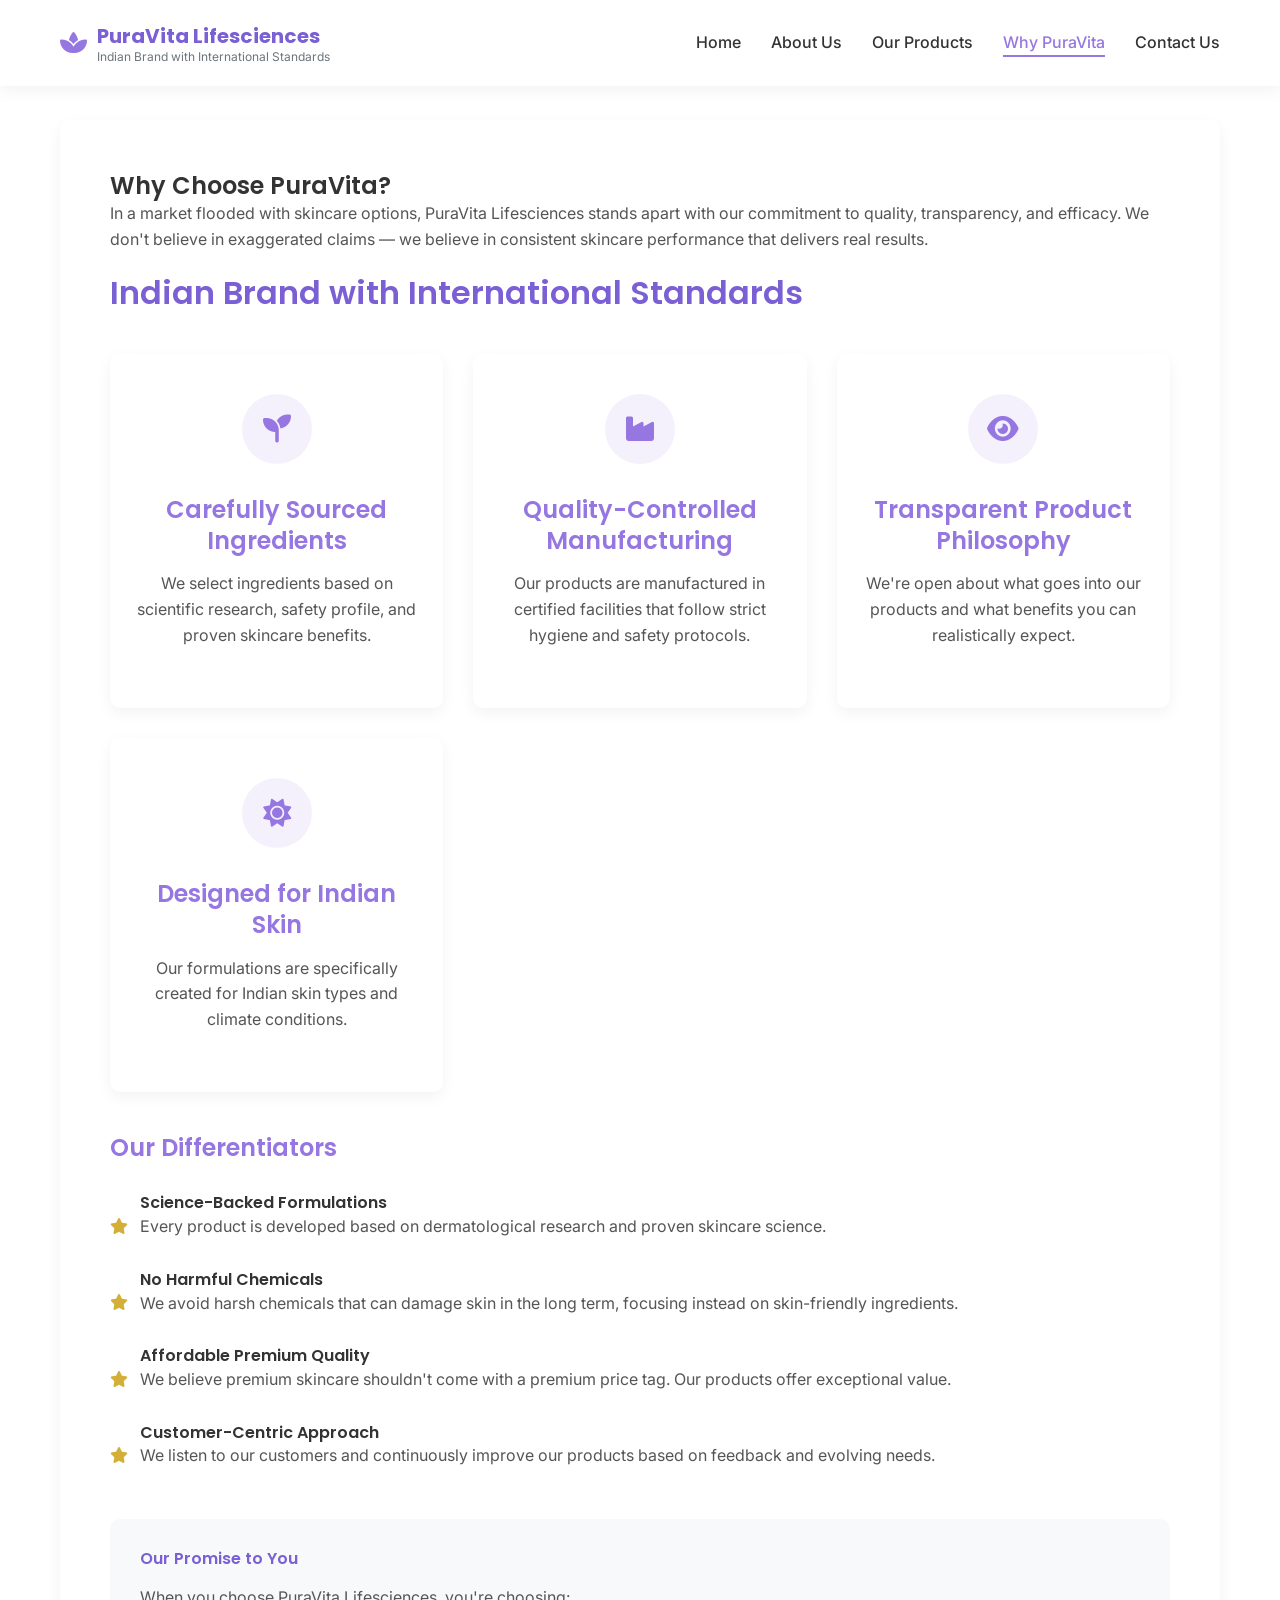
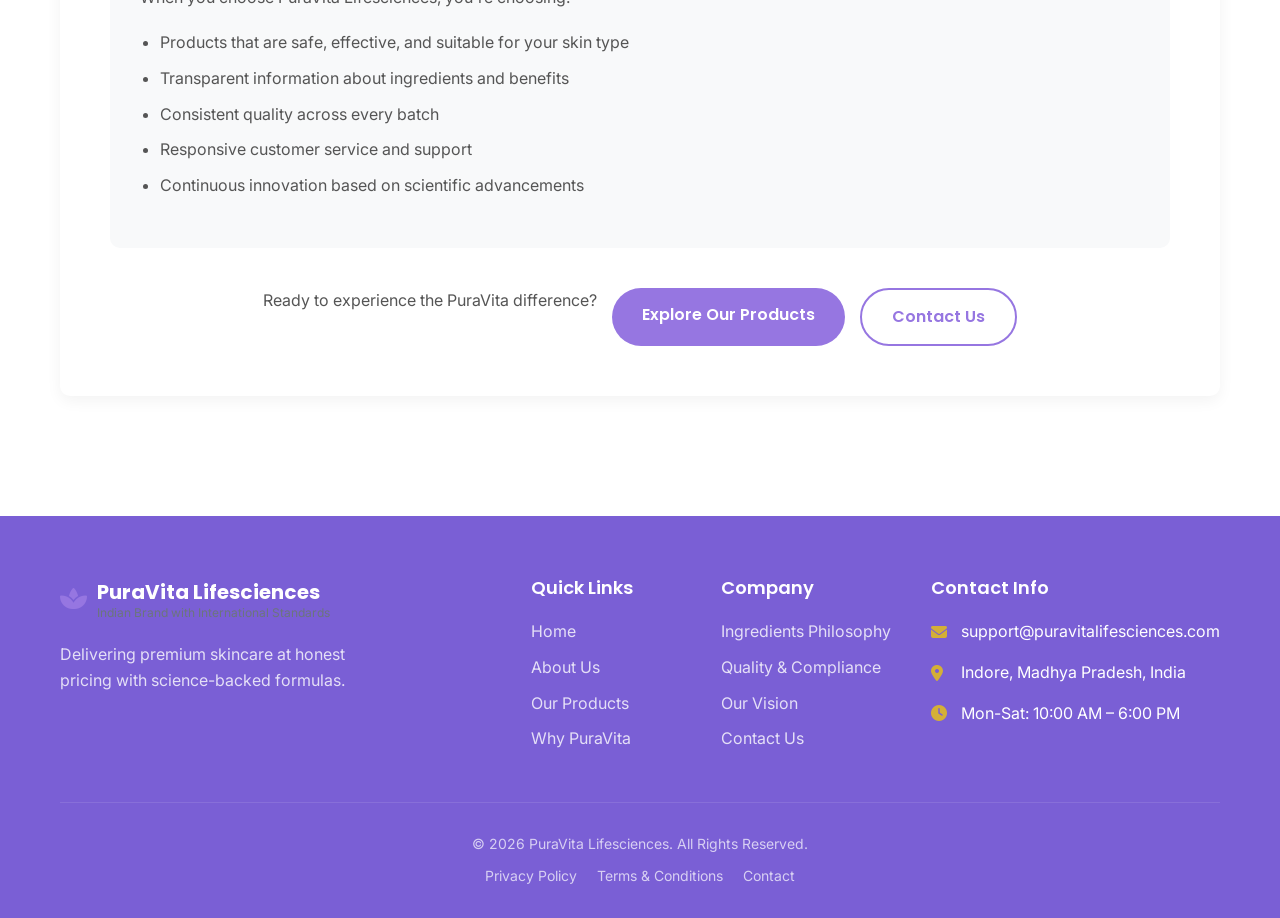
<file: why-puravita.html>
<!DOCTYPE html>
<html lang="en">
<head>
    <meta charset="UTF-8">
    <meta name="viewport" content="width=device-width, initial-scale=1.0">
    <title>Why PuraVita | Premium Skincare Brand</title>
    <meta name="description" content="Discover why PuraVita Lifesciences stands out as an Indian skincare brand with international standards.">
    <link rel="stylesheet" href="https://fonts.googleapis.com/css2?family=Poppins:wght@300;400;500;600;700&family=Inter:wght@300;400;500;600&display=swap">
    <link rel="stylesheet" href="https://cdnjs.cloudflare.com/ajax/libs/font-awesome/6.4.0/css/all.min.css">
    <link rel="stylesheet" href="style.css">
    <link rel="icon" type="image/x-icon" href="data:image/svg+xml,<svg xmlns=%22http://www.w3.org/2000/svg%22 viewBox=%220 0 100 100%22><text y=%22.9em%22 font-size=%2290%22>🌸</text></svg>">
</head>
<body>
    <!-- Header -->
    <header class="header">
        <div class="container">
            <div class="nav-container">
                <a href="index.html" class="logo">
                    <div class="logo-icon">
                        <i class="fas fa-spa"></i>
                    </div>
                    <div>
                        <div class="logo-text">PuraVita Lifesciences</div>
                        <div class="logo-tagline">Indian Brand with International Standards</div>
                    </div>
                </a>
                
                <button class="mobile-menu-btn" id="mobileMenuBtn">
                    <i class="fas fa-bars"></i>
                </button>
                
                <nav class="desktop-nav">
                    <ul>
                        <li><a href="index.html">Home</a></li>
                        <li><a href="about.html">About Us</a></li>
                        <li><a href="products.html">Our Products</a></li>
                        <li><a href="why-puravita.html" class="active">Why PuraVita</a></li>
                        <li><a href="contact.html">Contact Us</a></li>
                    </ul>
                </nav>
            </div>
        </div>
        
        <!-- Mobile Menu -->
        <div class="mobile-menu" id="mobileMenu">
            <ul>
                <li><a href="index.html">Home</a></li>
                <li><a href="about.html">About Us</a></li>
                <li><a href="products.html">Our Products</a></li>
                <li><a href="why-puravita.html" class="active">Why PuraVita</a></li>
                <li><a href="ingredients.html">Ingredients Philosophy</a></li>
                <li><a href="quality.html">Quality & Compliance</a></li>
                <li><a href="vision.html">Our Vision</a></li>
                <li><a href="contact.html">Contact Us</a></li>
            </ul>
        </div>
    </header>

    <!-- Page Content -->
    <section class="section page-content">
        <div class="container">
            <div class="content-card fade-in">
                <h1>Why Choose PuraVita?</h1>
                
                <p>In a market flooded with skincare options, PuraVita Lifesciences stands apart with our commitment to quality, transparency, and efficacy. We don't believe in exaggerated claims — we believe in consistent skincare performance that delivers real results.</p>
                
                <h2>Indian Brand with International Standards</h2>
                
                <div class="features-grid" style="margin: 40px 0;">
                    <div class="feature-card">
                        <div class="feature-icon">
                            <i class="fas fa-seedling"></i>
                        </div>
                        <h3>Carefully Sourced Ingredients</h3>
                        <p>We select ingredients based on scientific research, safety profile, and proven skincare benefits.</p>
                    </div>
                    
                    <div class="feature-card">
                        <div class="feature-icon">
                            <i class="fas fa-industry"></i>
                        </div>
                        <h3>Quality-Controlled Manufacturing</h3>
                        <p>Our products are manufactured in certified facilities that follow strict hygiene and safety protocols.</p>
                    </div>
                    
                    <div class="feature-card">
                        <div class="feature-icon">
                            <i class="fas fa-eye"></i>
                        </div>
                        <h3>Transparent Product Philosophy</h3>
                        <p>We're open about what goes into our products and what benefits you can realistically expect.</p>
                    </div>
                    
                    <div class="feature-card">
                        <div class="feature-icon">
                            <i class="fas fa-sun"></i>
                        </div>
                        <h3>Designed for Indian Skin</h3>
                        <p>Our formulations are specifically created for Indian skin types and climate conditions.</p>
                    </div>
                </div>
                
                <h3>Our Differentiators</h3>
                
                <div class="benefits-list" style="margin: 30px 0;">
                    <div class="benefit-item">
                        <span class="benefit-icon"><i class="fas fa-star"></i></span>
                        <div>
                            <h4>Science-Backed Formulations</h4>
                            <p>Every product is developed based on dermatological research and proven skincare science.</p>
                        </div>
                    </div>
                    
                    <div class="benefit-item">
                        <span class="benefit-icon"><i class="fas fa-star"></i></span>
                        <div>
                            <h4>No Harmful Chemicals</h4>
                            <p>We avoid harsh chemicals that can damage skin in the long term, focusing instead on skin-friendly ingredients.</p>
                        </div>
                    </div>
                    
                    <div class="benefit-item">
                        <span class="benefit-icon"><i class="fas fa-star"></i></span>
                        <div>
                            <h4>Affordable Premium Quality</h4>
                            <p>We believe premium skincare shouldn't come with a premium price tag. Our products offer exceptional value.</p>
                        </div>
                    </div>
                    
                    <div class="benefit-item">
                        <span class="benefit-icon"><i class="fas fa-star"></i></span>
                        <div>
                            <h4>Customer-Centric Approach</h4>
                            <p>We listen to our customers and continuously improve our products based on feedback and evolving needs.</p>
                        </div>
                    </div>
                </div>
                
                <div class="company-details">
                    <h4>Our Promise to You</h4>
                    <p>When you choose PuraVita Lifesciences, you're choosing:</p>
                    <ul>
                        <li>Products that are safe, effective, and suitable for your skin type</li>
                        <li>Transparent information about ingredients and benefits</li>
                        <li>Consistent quality across every batch</li>
                        <li>Responsive customer service and support</li>
                        <li>Continuous innovation based on scientific advancements</li>
                    </ul>
                </div>
                
                <div class="cta-buttons" style="margin-top: 40px; text-align: center;">
                    <p>Ready to experience the PuraVita difference?</p>
                    <a href="products.html" class="btn btn-primary">Explore Our Products</a>
                    <a href="contact.html" class="btn btn-secondary">Contact Us</a>
                </div>
            </div>
        </div>
    </section>

    <!-- Footer -->
    <footer class="footer">
        <div class="container">
            <div class="footer-content">
                <div class="footer-logo">
                    <a href="index.html" class="logo">
                        <div class="logo-icon">
                            <i class="fas fa-spa"></i>
                        </div>
                        <div>
                            <div class="logo-text">PuraVita Lifesciences</div>
                            <div class="logo-tagline">Indian Brand with International Standards</div>
                        </div>
                    </a>
                    <p class="footer-description">
                        Delivering premium skincare at honest pricing with science-backed formulas.
                    </p>
                </div>
                
                <div class="footer-links">
                    <div class="footer-column">
                        <h4>Quick Links</h4>
                        <ul>
                            <li><a href="index.html">Home</a></li>
                            <li><a href="about.html">About Us</a></li>
                            <li><a href="products.html">Our Products</a></li>
                            <li><a href="why-puravita.html">Why PuraVita</a></li>
                        </ul>
                    </div>
                    
                    <div class="footer-column">
                        <h4>Company</h4>
                        <ul>
                            <li><a href="ingredients.html">Ingredients Philosophy</a></li>
                            <li><a href="quality.html">Quality & Compliance</a></li>
                            <li><a href="vision.html">Our Vision</a></li>
                            <li><a href="contact.html">Contact Us</a></li>
                        </ul>
                    </div>
                    
                    <div class="footer-column">
                        <h4>Contact Info</h4>
                        <ul class="contact-info-list">
                            <li><i class="fas fa-envelope"></i> support@puravitalifesciences.com</li>
                            <li><i class="fas fa-map-marker-alt"></i> Indore, Madhya Pradesh, India</li>
                            <li><i class="fas fa-clock"></i> Mon-Sat: 10:00 AM – 6:00 PM</li>
                        </ul>
                    </div>
                </div>
            </div>
            
            <div class="footer-bottom">
                <p>&copy; <span id="currentYear"></span> PuraVita Lifesciences. All Rights Reserved.</p>
                <div class="footer-bottom-links">
                    <a href="#">Privacy Policy</a>
                    <a href="#">Terms & Conditions</a>
                    <a href="contact.html">Contact</a>
                </div>
            </div>
        </div>
    </footer>

    <script src="script.js"></script>
</body>
</html>
</file>
<file: style.css>
:root {
    --lavender: #9676e1;
    --lavender-light: #b5a5e8;
    --lavender-dark: #7a5fd5;
    --white: #ffffff;
    --grey-light: #f8f9fa;
    --grey-medium: #e9ecef;
    --grey-dark: #6c757d;
    --gold: #d4af37;
    --text-dark: #333333;
    --text-light: #555555;
    --shadow: 0 5px 15px rgba(0, 0, 0, 0.05);
    --shadow-hover: 0 10px 25px rgba(0, 0, 0, 0.1);
    --transition: all 0.3s ease;
    --border-radius: 10px;
}

* {
    margin: 0;
    padding: 0;
    box-sizing: border-box;
}

body {
    font-family: 'Inter', sans-serif;
    color: var(--text-light);
    line-height: 1.6;
    background-color: var(--white);
    overflow-x: hidden;
}

h1, h2, h3, h4, h5, h6 {
    font-family: 'Poppins', sans-serif;
    color: var(--text-dark);
    font-weight: 600;
    line-height: 1.3;
}

.container {
    width: 100%;
    max-width: 1200px;
    margin: 0 auto;
    padding: 0 20px;
}

/* Header & Navigation */
.header {
    background-color: var(--white);
    box-shadow: var(--shadow);
    position: fixed;
    width: 100%;
    top: 0;
    z-index: 1000;
}

.nav-container {
    display: flex;
    justify-content: space-between;
    align-items: center;
    padding: 20px 0;
}

.logo {
    display: flex;
    align-items: center;
    gap: 10px;
    text-decoration: none;
    color: inherit;
}

.logo-icon {
    color: var(--lavender);
    font-size: 24px;
}

.logo-text {
    font-family: 'Poppins', sans-serif;
    font-weight: 700;
    font-size: 20px;
    color: var(--lavender-dark);
}

.logo-tagline {
    font-size: 12px;
    color: var(--grey-dark);
    margin-top: -5px;
}

.desktop-nav ul {
    display: flex;
    list-style: none;
    gap: 30px;
}

.desktop-nav a {
    text-decoration: none;
    color: var(--text-dark);
    font-weight: 500;
    font-size: 16px;
    transition: var(--transition);
    position: relative;
}

.desktop-nav a:hover,
.desktop-nav a.active {
    color: var(--lavender);
}

.desktop-nav a::after {
    content: '';
    position: absolute;
    width: 0;
    height: 2px;
    background-color: var(--lavender);
    bottom: -5px;
    left: 0;
    transition: var(--transition);
}

.desktop-nav a:hover::after,
.desktop-nav a.active::after {
    width: 100%;
}

.mobile-menu-btn {
    display: none;
    background: none;
    border: none;
    font-size: 24px;
    color: var(--lavender);
    cursor: pointer;
    z-index: 1001;
}

/* Mobile Menu */
.mobile-menu {
    position: fixed;
    top: 80px;
    left: 0;
    width: 100%;
    background-color: var(--white);
    box-shadow: var(--shadow);
    padding: 20px;
    display: none;
    z-index: 999;
}

.mobile-menu.active {
    display: block;
}

.mobile-menu ul {
    list-style: none;
    display: flex;
    flex-direction: column;
    gap: 0;
}

.mobile-menu li {
    border-bottom: 1px solid var(--grey-medium);
}

.mobile-menu li:last-child {
    border-bottom: none;
}

.mobile-menu a {
    display: block;
    padding: 15px 0;
    text-decoration: none;
    color: var(--text-dark);
    font-weight: 500;
    font-size: 16px;
    transition: var(--transition);
}

.mobile-menu a:hover,
.mobile-menu a.active {
    color: var(--lavender);
    padding-left: 10px;
}

/* Hero Section */
.hero {
    background: linear-gradient(135deg, rgba(150, 118, 225, 0.1) 0%, rgba(255, 255, 255, 1) 100%);
    padding: 180px 0 100px;
    margin-top: 80px;
    position: relative;
    overflow: hidden;
}

.hero-content {
    max-width: 700px;
    animation: fadeUp 1s ease-out;
}

.hero h1 {
    font-size: 48px;
    margin-bottom: 20px;
    color: var(--lavender-dark);
}

.hero p {
    font-size: 18px;
    margin-bottom: 30px;
    color: var(--text-light);
}

.hero-buttons {
    display: flex;
    gap: 15px;
    flex-wrap: wrap;
}

.btn {
    display: inline-block;
    padding: 14px 30px;
    border-radius: 30px;
    font-weight: 600;
    text-decoration: none;
    transition: var(--transition);
    font-family: 'Poppins', sans-serif;
    cursor: pointer;
    border: none;
    font-size: 16px;
    text-align: center;
}

.btn-primary {
    background-color: var(--lavender);
    color: var(--white);
}

.btn-primary:hover {
    background-color: var(--lavender-dark);
    transform: translateY(-3px);
    box-shadow: var(--shadow-hover);
}

.btn-secondary {
    background-color: transparent;
    color: var(--lavender);
    border: 2px solid var(--lavender);
}

.btn-secondary:hover {
    background-color: rgba(150, 118, 225, 0.1);
    transform: translateY(-3px);
    box-shadow: var(--shadow-hover);
}

.hero-visual {
    position: absolute;
    right: 0;
    top: 50%;
    transform: translateY(-50%);
    width: 45%;
    height: 100%;
    display: flex;
    justify-content: center;
    align-items: center;
}

.hero-circle {
    width: 400px;
    height: 400px;
    border-radius: 50%;
    background: linear-gradient(135deg, var(--lavender-light) 0%, var(--lavender) 100%);
    opacity: 0.1;
    position: absolute;
    right: -100px;
}

/* Section Styling */
.section {
    padding: 100px 0;
}

.section-title {
    text-align: center;
    margin-bottom: 60px;
    position: relative;
}

.section-title h2 {
    font-size: 36px;
    color: var(--lavender-dark);
    display: inline-block;
}

.section-title h2::after {
    content: '';
    position: absolute;
    width: 80px;
    height: 3px;
    background-color: var(--gold);
    bottom: -15px;
    left: 50%;
    transform: translateX(-50%);
}

/* Features Section */
.features {
    background-color: var(--grey-light);
}

.features-grid {
    display: grid;
    grid-template-columns: repeat(auto-fit, minmax(250px, 1fr));
    gap: 30px;
}

.feature-card {
    background-color: var(--white);
    padding: 40px 25px;
    border-radius: var(--border-radius);
    text-align: center;
    box-shadow: var(--shadow);
    transition: var(--transition);
}

.feature-card:hover {
    transform: translateY(-10px);
    box-shadow: var(--shadow-hover);
}

.feature-icon {
    width: 70px;
    height: 70px;
    background-color: rgba(150, 118, 225, 0.1);
    border-radius: 50%;
    display: flex;
    justify-content: center;
    align-items: center;
    margin: 0 auto 20px;
    color: var(--lavender);
    font-size: 28px;
}

.feature-card h3 {
    margin-bottom: 15px;
    font-size: 20px;
}

/* Product Section */
.product-card {
    display: flex;
    background-color: var(--white);
    border-radius: 15px;
    overflow: hidden;
    box-shadow: var(--shadow);
    max-width: 900px;
    margin: 0 auto;
}

.product-image {
    flex: 1;
    background-color: rgba(150, 118, 225, 0.05);
    display: flex;
    justify-content: center;
    align-items: center;
    padding: 40px;
}

.product-visual {
    width: 200px;
    height: 200px;
    border-radius: 50%;
    background: linear-gradient(135deg, rgba(150, 118, 225, 0.1) 0%, rgba(150, 118, 225, 0.3) 100%);
    display: flex;
    justify-content: center;
    align-items: center;
    font-size: 80px;
    color: var(--lavender);
}

.product-details {
    flex: 1;
    padding: 40px;
}

.product-details h3 {
    font-size: 28px;
    margin-bottom: 15px;
    color: var(--lavender-dark);
}

.product-details p {
    margin-bottom: 20px;
}

.benefits-list {
    margin: 25px 0;
}

.benefit-item {
    display: flex;
    align-items: center;
    margin-bottom: 10px;
}

.benefit-icon {
    color: var(--gold);
    margin-right: 10px;
    min-width: 20px;
}

/* About Content */
.about-content {
    display: flex;
    align-items: center;
    gap: 50px;
}

.about-text {
    flex: 1;
}

.about-visual {
    flex: 1;
    display: flex;
    justify-content: center;
}

.about-circle {
    width: 300px;
    height: 300px;
    border-radius: 50%;
    background: linear-gradient(135deg, var(--lavender-light) 0%, var(--lavender) 100%);
    opacity: 0.1;
}

.values-list {
    display: grid;
    grid-template-columns: repeat(2, 1fr);
    gap: 20px;
    margin-top: 30px;
}

.value-item {
    display: flex;
    align-items: flex-start;
    gap: 15px;
}

.value-icon {
    width: 50px;
    height: 50px;
    background-color: rgba(150, 118, 225, 0.1);
    border-radius: 50%;
    display: flex;
    justify-content: center;
    align-items: center;
    color: var(--lavender);
    font-size: 20px;
    flex-shrink: 0;
}

/* CTA Section */
.cta-section {
    background: linear-gradient(135deg, var(--lavender) 0%, var(--lavender-dark) 100%);
    color: var(--white);
    text-align: center;
}

.cta-content h2 {
    color: var(--white);
    margin-bottom: 20px;
}

.cta-content p {
    font-size: 18px;
    margin-bottom: 30px;
    max-width: 700px;
    margin-left: auto;
    margin-right: auto;
    opacity: 0.9;
}

.cta-buttons {
    display: flex;
    justify-content: center;
    gap: 15px;
    flex-wrap: wrap;
}

.cta-section .btn-primary {
    background-color: var(--white);
    color: var(--lavender);
}

.cta-section .btn-secondary {
    background-color: transparent;
    color: var(--white);
    border-color: var(--white);
}

.cta-section .btn-secondary:hover {
    background-color: rgba(255, 255, 255, 0.1);
}

/* Page Content */
.page-content {
    padding: 120px 0 80px;
}

.content-card {
    background-color: var(--white);
    padding: 50px;
    border-radius: var(--border-radius);
    box-shadow: var(--shadow);
    margin-bottom: 40px;
}

.content-card h2 {
    color: var(--lavender-dark);
    margin-bottom: 20px;
    font-size: 32px;
}

.content-card h3 {
    color: var(--lavender);
    margin: 30px 0 15px;
    font-size: 24px;
}

.content-card p {
    margin-bottom: 20px;
}

.content-card ul {
    margin-left: 20px;
    margin-bottom: 20px;
}

.content-card li {
    margin-bottom: 10px;
}

.company-details {
    background-color: var(--grey-light);
    padding: 30px;
    border-radius: var(--border-radius);
    margin-top: 30px;
}

.company-details h4 {
    margin-bottom: 15px;
    color: var(--lavender-dark);
}

.detail-item {
    display: flex;
    margin-bottom: 10px;
}

.detail-label {
    font-weight: 600;
    min-width: 150px;
    color: var(--text-dark);
}

/* Contact Form */
.contact-form-container {
    background-color: var(--white);
    padding: 40px;
    border-radius: var(--border-radius);
    box-shadow: var(--shadow);
}

.form-group {
    margin-bottom: 20px;
}

.form-group label {
    display: block;
    margin-bottom: 8px;
    font-weight: 500;
    color: var(--text-dark);
}

.form-control {
    width: 100%;
    padding: 12px 15px;
    border: 1px solid var(--grey-medium);
    border-radius: 5px;
    font-family: 'Inter', sans-serif;
    font-size: 16px;
    transition: var(--transition);
}

.form-control:focus {
    outline: none;
    border-color: var(--lavender);
    box-shadow: 0 0 0 3px rgba(150, 118, 225, 0.1);
}

textarea.form-control {
    min-height: 150px;
    resize: vertical;
}

/* Footer */
.footer {
    background-color: var(--lavender-dark);
    color: var(--white);
    padding: 60px 0 30px;
}

.footer-content {
    display: flex;
    justify-content: space-between;
    margin-bottom: 40px;
    flex-wrap: wrap;
    gap: 40px;
}

.footer-logo .logo-text {
    color: var(--white);
}

.footer-description {
    margin-top: 20px;
    max-width: 300px;
    opacity: 0.8;
}

.footer-links {
    display: flex;
    gap: 40px;
    flex-wrap: wrap;
}

.footer-column {
    min-width: 150px;
}

.footer-column h4 {
    color: var(--white);
    margin-bottom: 20px;
    font-size: 18px;
}

.footer-column ul {
    list-style: none;
}

.footer-column li {
    margin-bottom: 10px;
}

.footer-column a {
    color: rgba(255, 255, 255, 0.8);
    text-decoration: none;
    transition: var(--transition);
}

.footer-column a:hover {
    color: var(--white);
    padding-left: 5px;
}

.contact-info-list li {
    display: flex;
    align-items: center;
    gap: 10px;
    margin-bottom: 15px;
}

.contact-info-list i {
    width: 20px;
    color: var(--gold);
}

.footer-bottom {
    text-align: center;
    padding-top: 30px;
    border-top: 1px solid rgba(255, 255, 255, 0.1);
    font-size: 14px;
    color: rgba(255, 255, 255, 0.7);
}

.footer-bottom-links {
    display: flex;
    justify-content: center;
    gap: 20px;
    margin-top: 10px;
    flex-wrap: wrap;
}

.footer-bottom-links a {
    color: rgba(255, 255, 255, 0.7);
    text-decoration: none;
    transition: var(--transition);
}

.footer-bottom-links a:hover {
    color: var(--white);
}

/* Animations */
@keyframes fadeUp {
    from {
        opacity: 0;
        transform: translateY(30px);
    }
    to {
        opacity: 1;
        transform: translateY(0);
    }
}

.fade-in {
    opacity: 0;
    transform: translateY(30px);
    transition: opacity 0.6s ease, transform 0.6s ease;
}

.fade-in.visible {
    opacity: 1;
    transform: translateY(0);
}

/* Responsive Styles */
@media (max-width: 992px) {
    .hero h1 {
        font-size: 40px;
    }
    
    .hero-visual {
        display: none;
    }
    
    .hero-content {
        max-width: 100%;
    }
    
    .about-content, .contact-content {
        flex-direction: column;
    }
    
    .product-card {
        flex-direction: column;
    }
    
    .footer-content {
        flex-direction: column;
    }
}

@media (max-width: 768px) {
    .desktop-nav ul {
        display: none;
    }
    
    .mobile-menu-btn {
        display: block;
    }
    
    .hero h1 {
        font-size: 32px;
    }
    
    .hero-buttons {
        flex-direction: column;
        align-items: flex-start;
    }
    
    .hero-buttons .btn {
        width: 100%;
        max-width: 250px;
    }
    
    .section {
        padding: 70px 0;
    }
    
    .section-title h2 {
        font-size: 28px;
    }
    
    .values-list {
        grid-template-columns: 1fr;
    }
    
    .content-card {
        padding: 30px 20px;
    }
    
    .footer-links {
        flex-direction: column;
        gap: 30px;
    }
    
    .cta-buttons {
        flex-direction: column;
        align-items: center;
    }
    
    .cta-buttons .btn {
        width: 100%;
        max-width: 250px;
    }
}

@media (max-width: 576px) {
    .hero {
        padding: 150px 0 80px;
    }
    
    .feature-card {
        padding: 30px 20px;
    }
    
    .product-details {
        padding: 30px 20px;
    }
    
    .footer-bottom-links {
        flex-direction: column;
        gap: 10px;
    }
  }
</file>
